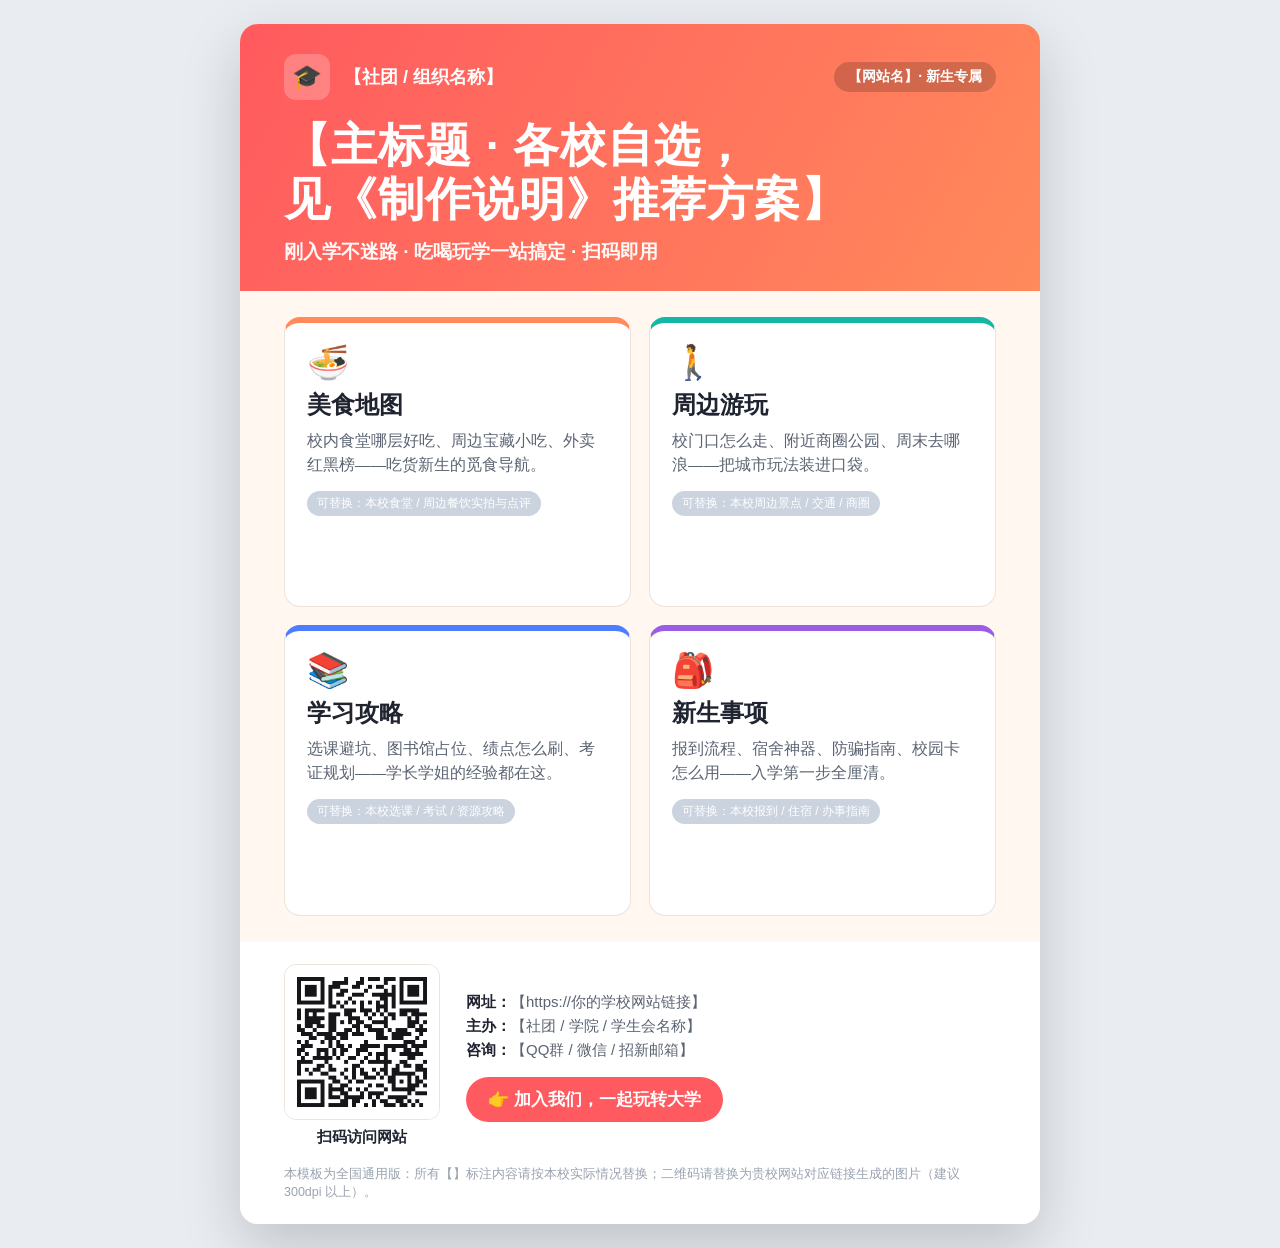
<file: kt-board/index.html>
<!DOCTYPE html>
<html lang="zh-CN">
<head>
<meta charset="UTF-8">
<meta name="viewport" content="width=device-width, initial-scale=1.0">
<title>校园指南网站 · 全国通用线下推广KT板模板</title>
<style>
  :root{
    --c-bg:#FFF7F0;
    --c-ink:#1F2430;
    --c-sub:#5B6472;
    --c-primary:#FF5A5F;
    --c-line:#ECE3DA;
    --c-food:#FF8A5B;
    --c-play:#13B7A6;
    --c-study:#4D7CFE;
    --c-need:#9B5DE5;
  }
  *{box-sizing:border-box;margin:0;padding:0;}
  body{font-family:-apple-system,BlinkMacSystemFont,"PingFang SC","Microsoft YaHei",sans-serif;background:#e9edf2;color:var(--c-ink);-webkit-font-smoothing:antialiased;}
  .poster{
    width:800px;height:1200px;margin:24px auto;background:var(--c-bg);
    border-radius:18px;overflow:hidden;box-shadow:0 22px 60px rgba(0,0,0,.18);
    display:flex;flex-direction:column;position:relative;
  }
  /* 顶部品牌色带 */
  .band{background:linear-gradient(120deg,var(--c-primary),#FF8A5B);padding:30px 44px 26px;color:#fff;position:relative;}
  .brand{display:flex;align-items:center;gap:14px;font-weight:700;font-size:18px;}
  .brand .logo{width:46px;height:46px;border-radius:12px;background:rgba(255,255,255,.22);display:flex;align-items:center;justify-content:center;font-size:24px;}
  .brand .site{margin-left:auto;background:rgba(0,0,0,.18);padding:6px 14px;border-radius:999px;font-size:14px;font-weight:600;}
  h1.title{font-size:46px;line-height:1.18;margin-top:18px;letter-spacing:1px;font-weight:900;}
  .subtitle{margin-top:12px;font-size:19px;opacity:.96;font-weight:600;}
  /* 编辑提示角标 */
  .hint{position:absolute;top:16px;right:16px;background:#FFE08A;color:#5a4b00;font-size:12px;padding:5px 10px;border-radius:8px;font-weight:800;transform:rotate(3deg);}
  /* 四大板块 2×2 */
  .sections{display:grid;grid-template-columns:1fr 1fr;gap:18px;padding:26px 44px;flex:1;}
  .sec{background:#fff;border-radius:16px;padding:22px 22px 18px;border:1px solid var(--c-line);display:flex;flex-direction:column;}
  .sec .ico{font-size:34px;line-height:1;}
  .sec h3{font-size:24px;margin:10px 0 8px;}
  .sec p{font-size:15.5px;line-height:1.55;color:var(--c-sub);}
  .sec .tag{display:inline-block;font-size:12px;color:#fff;background:#CBD3DF;padding:4px 10px;border-radius:999px;align-self:flex-start;margin-top:14px;}
  .sec.food{border-top:6px solid var(--c-food);}
  .sec.play{border-top:6px solid var(--c-play);}
  .sec.study{border-top:6px solid var(--c-study);}
  .sec.need{border-top:6px solid var(--c-need);}
  /* 底部：二维码 + 信息 */
  .foot{display:flex;gap:26px;align-items:center;padding:22px 44px 8px;background:#fff;}
  .qr-wrap{flex:none;text-align:center;}
  .qr{width:156px;height:156px;border-radius:12px;border:1px solid var(--c-line);background:#fff;overflow:hidden;display:flex;align-items:center;justify-content:center;}
  .qr img{width:100%;height:100%;object-fit:contain;}
  .qr-text{font-size:15px;font-weight:800;margin-top:8px;color:var(--c-ink);}
  .foot-info{flex:1;}
  .foot-info .line{font-size:15px;color:var(--c-sub);margin:5px 0;}
  .foot-info .line b{color:var(--c-ink);}
  .cta{display:inline-block;margin-top:12px;background:var(--c-primary);color:#fff;font-weight:800;font-size:17px;padding:11px 22px;border-radius:999px;}
  .note{font-size:12.5px;color:#9aa3b0;padding:10px 44px 22px;background:#fff;line-height:1.5;}
  /* 响应式：手机预览 */
  @media (max-width:840px){
    body{background:#fff;}
    .poster{width:100%;height:auto;margin:0;border-radius:0;box-shadow:none;}
    .band{padding:22px 20px;}
    h1.title{font-size:34px;}
    .subtitle{font-size:16px;}
    .sections{grid-template-columns:1fr;padding:18px 20px;}
    .foot{flex-direction:column;align-items:flex-start;padding:18px 20px 6px;}
    .qr{width:180px;height:180px;}
    .note{padding:10px 20px 20px;}
  }
  /* 打印：A2 竖版 */
  @page{ size:A2 portrait; margin:0; }
  @media print{
    body{background:#fff;}
    .poster{box-shadow:none;margin:0;width:100%;height:100%;}
    .hint{display:none;}
  }
</style>
</head>
<body>
  <div class="poster">
    <div class="hint">✎ 所有【】内容均可替换</div>

    <!-- ===== 顶部品牌 + 主标题 ===== -->
    <div class="band">
      <div class="brand">
        <div class="logo">🎓</div>
        <div>【社团 / 组织名称】</div>
        <div class="site">【网站名】· 新生专属</div>
      </div>
      <!-- 主标题：从《制作说明》推荐方案里挑一句填这里 -->
      <h1 class="title">【主标题 · 各校自选，<br>见《制作说明》推荐方案】</h1>
      <div class="subtitle">刚入学不迷路 · 吃喝玩学一站搞定 · 扫码即用</div>
    </div>

    <!-- ===== 四大板块（2×2 预留位置）===== -->
    <div class="sections">
      <div class="sec food">
        <div class="ico">🍜</div>
        <h3>美食地图</h3>
        <p>校内食堂哪层好吃、周边宝藏小吃、外卖红黑榜——吃货新生的觅食导航。</p>
        <span class="tag">可替换：本校食堂 / 周边餐饮实拍与点评</span>
      </div>
      <div class="sec play">
        <div class="ico">🚶</div>
        <h3>周边游玩</h3>
        <p>校门口怎么走、附近商圈公园、周末去哪浪——把城市玩法装进口袋。</p>
        <span class="tag">可替换：本校周边景点 / 交通 / 商圈</span>
      </div>
      <div class="sec study">
        <div class="ico">📚</div>
        <h3>学习攻略</h3>
        <p>选课避坑、图书馆占位、绩点怎么刷、考证规划——学长学姐的经验都在这。</p>
        <span class="tag">可替换：本校选课 / 考试 / 资源攻略</span>
      </div>
      <div class="sec need">
        <div class="ico">🎒</div>
        <h3>新生事项</h3>
        <p>报到流程、宿舍神器、防骗指南、校园卡怎么用——入学第一步全厘清。</p>
        <span class="tag">可替换：本校报到 / 住宿 / 办事指南</span>
      </div>
    </div>

    <!-- ===== 底部：二维码 + 信息 ===== -->
    <div class="foot">
      <div class="qr-wrap">
        <div class="qr"><img src="assets/qrcode-sample.png" alt="网站二维码"></div>
        <div class="qr-text">扫码访问网站</div>
      </div>
      <div class="foot-info">
        <div class="line"><b>网址：</b>【https://你的学校网站链接】</div>
        <div class="line"><b>主办：</b>【社团 / 学院 / 学生会名称】</div>
        <div class="line"><b>咨询：</b>【QQ群 / 微信 / 招新邮箱】</div>
        <span class="cta">👉 加入我们，一起玩转大学</span>
      </div>
    </div>
    <div class="note">本模板为全国通用版：所有【】标注内容请按本校实际情况替换；二维码请替换为贵校网站对应链接生成的图片（建议 300dpi 以上）。</div>
  </div>
</body>
</html>
</file>
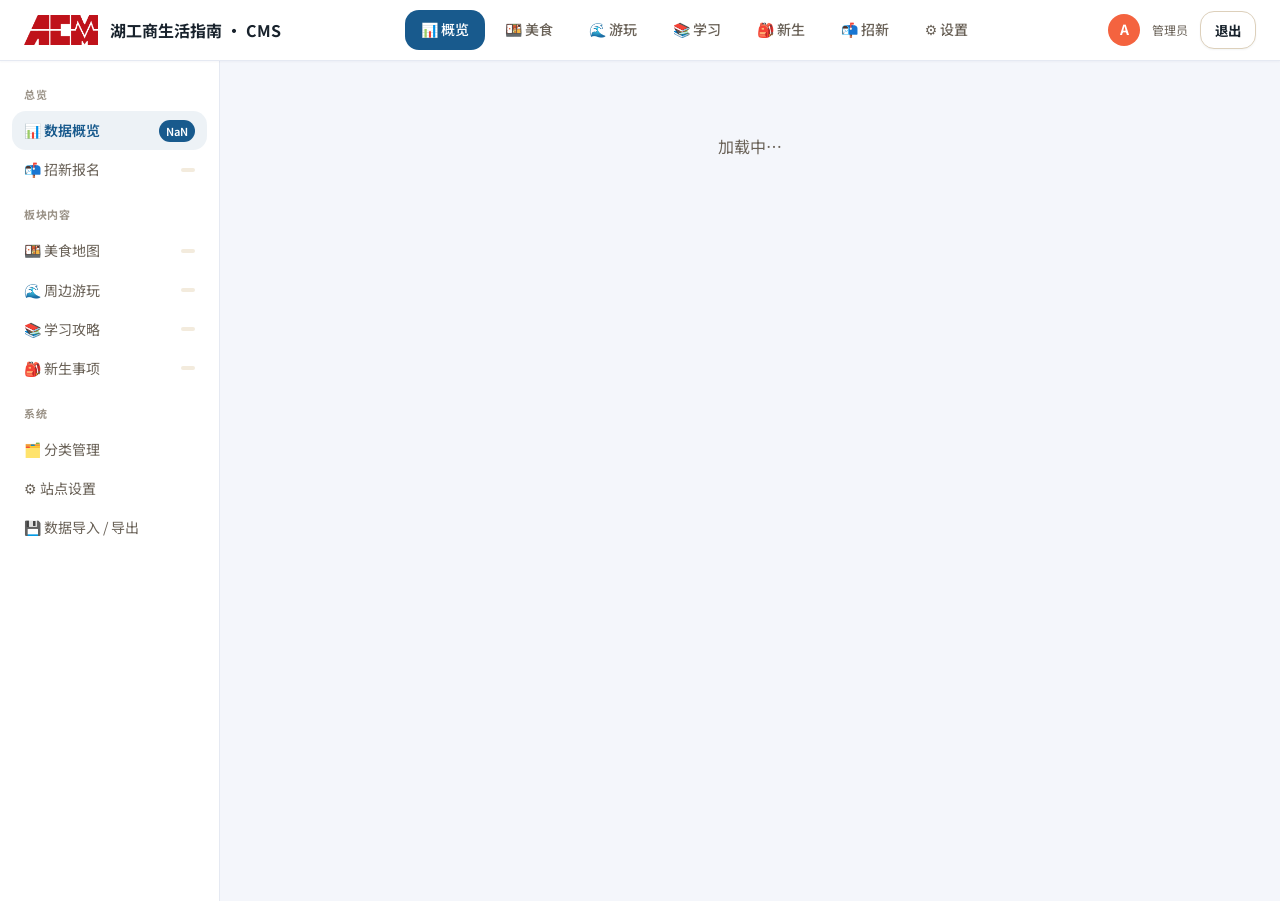
<file: admin.html>
﻿<!DOCTYPE html>
<html lang="zh-CN">
<head>
  <meta charset="UTF-8">
  <meta name="viewport" content="width=device-width, initial-scale=1.0">
  <title>CMS 后台 · 湖工商生活指南</title>
  <link rel="icon" href="assets/acm-logo.png">
  <link rel="stylesheet" href="css/main.css">
  <link rel="stylesheet" href="css/admin.css">

  <link rel="preconnect" href="https://fonts.googleapis.com">
  <link rel="preconnect" href="https://fonts.gstatic.com" crossorigin>
  <link rel="stylesheet" href="https://fonts.googleapis.com/css2?family=Noto+Sans+SC:wght@400;500;700;900&family=ZCOOL+KuaiLe&display=swap" media="print" onload="this.media='all'">
  <noscript><link rel="stylesheet" href="https://fonts.googleapis.com/css2?family=Noto+Sans+SC:wght@400;500;700;900&family=ZCOOL+KuaiLe&display=swap"></noscript>
</head>
<body class="admin-body">

<!-- Admin Top Bar -->
<nav class="admin-nav">
  <div class="admin-nav-inner">
    <a href="index.html" class="admin-brand">
      <img src="assets/acm-logo.png" alt="华硕校园合伙人">
      <span>湖工商生活指南 · CMS</span>
    </a>
    <ul class="admin-tabs" id="adminTabs"></ul>
    <div class="admin-user">
      <div class="avatar" id="userAvatar">A</div>
      <div>
        <div style="font-weight:600;" id="userName">admin</div>
        <div style="color:var(--c-text-muted); font-size:12px;" id="userRole">超级管理员</div>
      </div>
      <button class="btn btn-secondary btn-sm" onclick="logout()">退出</button>
    </div>
  </div>
</nav>

<div class="admin-wrap">
  <!-- Sidebar -->
  <aside class="admin-side">
    <div class="admin-side-title">总览</div>
    <ul class="admin-side-list">
      <li class="admin-side-item active" data-tab="dashboard">📊 数据概览 <span class="num" id="navTotal">0</span></li>
      <li class="admin-side-item" data-tab="recruitment">📬 招新报名 <span class="num" id="navRec">0</span></li>
    </ul>

    <div class="admin-side-title">板块内容</div>
    <ul class="admin-side-list">
      <li class="admin-side-item" data-tab="food">🍱 美食地图 <span class="num" id="navFood">0</span></li>
      <li class="admin-side-item" data-tab="travel">🌊 周边游玩 <span class="num" id="navTravel">0</span></li>
      <li class="admin-side-item" data-tab="study">📚 学习攻略 <span class="num" id="navStudy">0</span></li>
      <li class="admin-side-item" data-tab="freshman">🎒 新生事项 <span class="num" id="navFresh">0</span></li>
    </ul>

    <div class="admin-side-title">系统</div>
    <ul class="admin-side-list">
      <li class="admin-side-item" data-tab="categories">🗂️ 分类管理</li>
      <li class="admin-side-item" data-tab="settings">⚙️ 站点设置</li>
      <li class="admin-side-item" data-tab="data-tools">💾 数据导入 / 导出</li>
    </ul>
  </aside>

  <!-- Main Content -->
  <main class="admin-main" id="mainContent">
    <div class="empty-state">加载中…</div>
  </main>
</div>

<script src="js/data.js"></script>
<script src="js/shared.js"></script>
<script src="js/admin.js"></script>
</body>
</html>
</file>
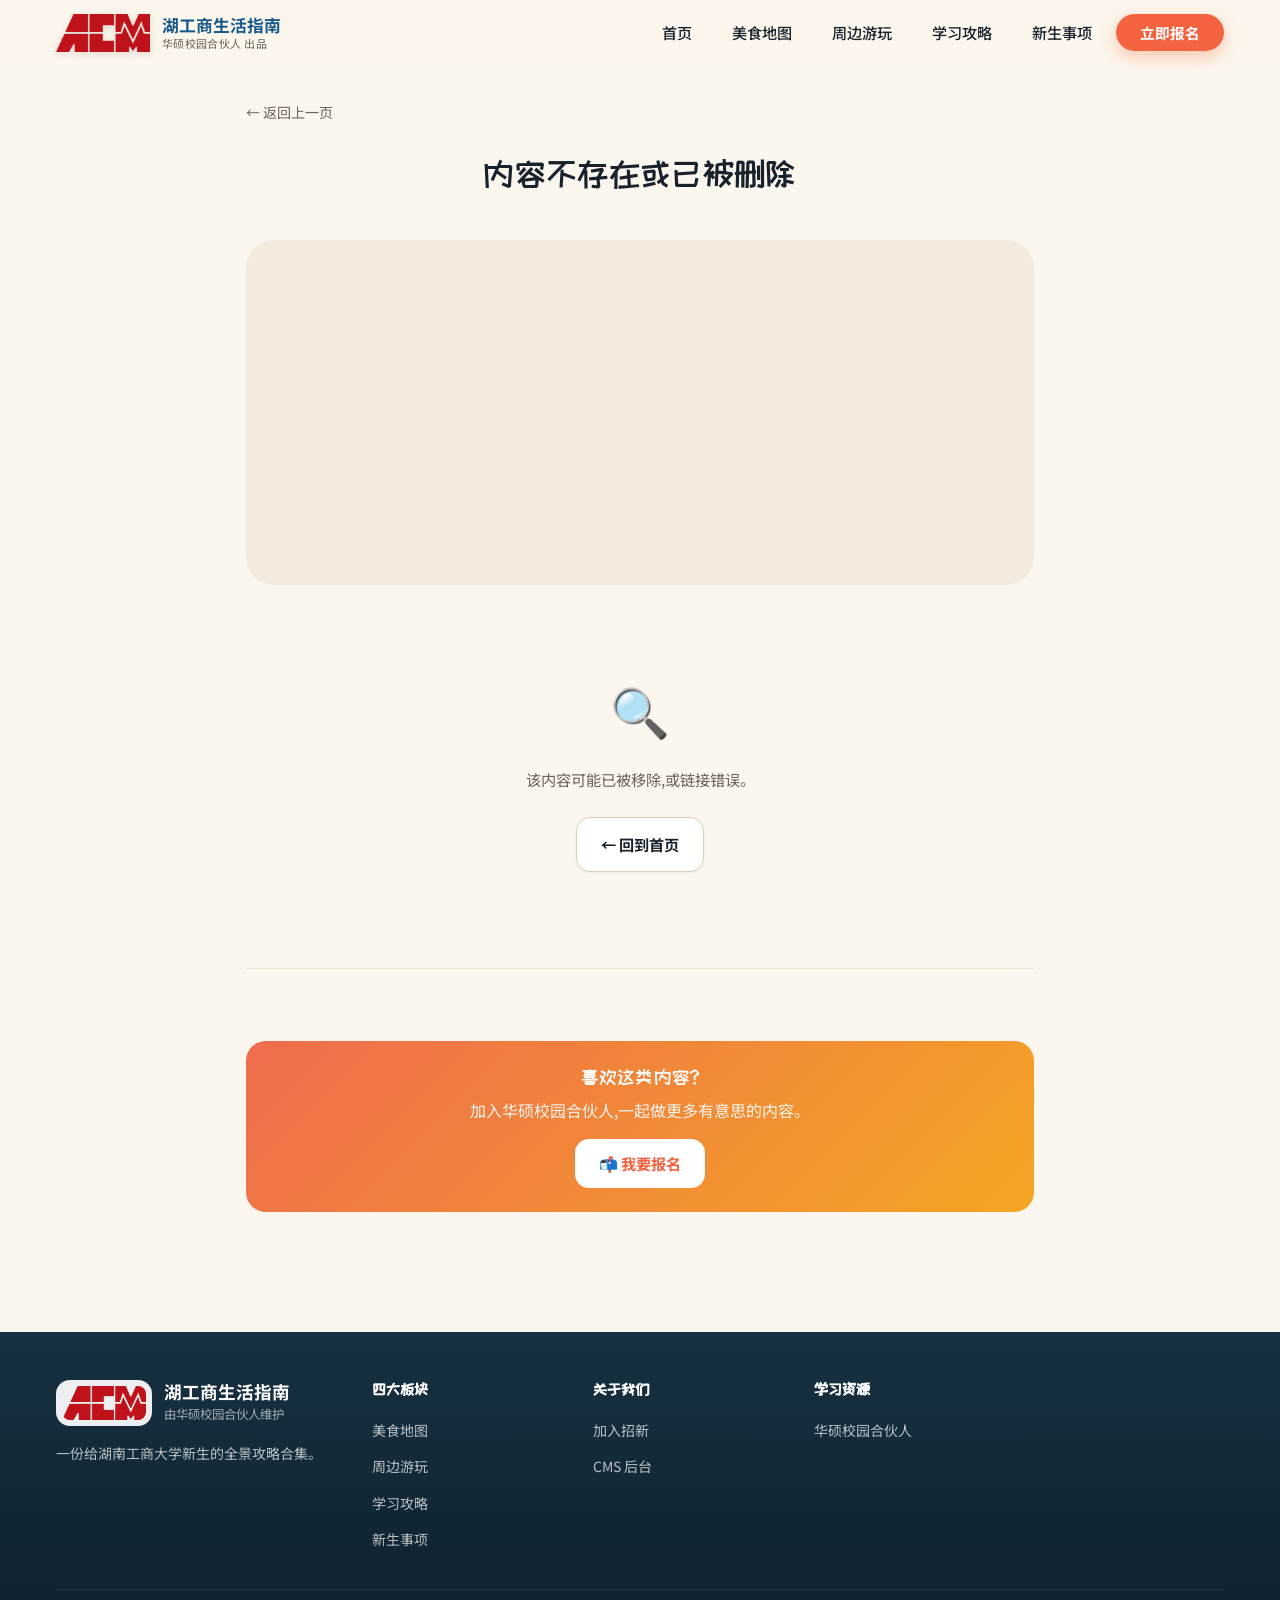
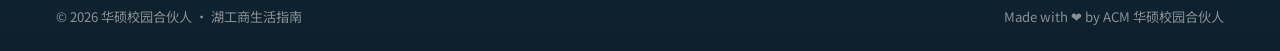
<file: article.html>
﻿<!DOCTYPE html>
<html lang="zh-CN">
<head>
  <meta charset="UTF-8">
  <meta name="viewport" content="width=device-width, initial-scale=1.0">
  <title>详情 · 湖工商生活指南</title>
  <link rel="icon" href="assets/acm-logo.png">
  <link rel="stylesheet" href="css/main.css">

  <link rel="preconnect" href="https://fonts.googleapis.com">
  <link rel="preconnect" href="https://fonts.gstatic.com" crossorigin>
  <link rel="stylesheet" href="https://fonts.googleapis.com/css2?family=Noto+Sans+SC:wght@400;500;700;900&family=ZCOOL+KuaiLe&display=swap" media="print" onload="this.media='all'">
  <noscript><link rel="stylesheet" href="https://fonts.googleapis.com/css2?family=Noto+Sans+SC:wght@400;500;700;900&family=ZCOOL+KuaiLe&display=swap"></noscript>
</head>
<body>

<nav class="nav">
  <div class="container nav-inner">
    <a href="index.html" class="nav-brand">
      <img src="assets/acm-logo.png" alt="华硕校园合伙人 Logo">
      <span class="nav-brand-text">湖工商生活指南<small>华硕校园合伙人 出品</small></span>
    </a>
    <button class="nav-toggle" aria-label="切换菜单"><span></span></button>
    <ul class="nav-links">
      <li><a class="nav-link" data-page="index.html" href="index.html">首页</a></li>
      <li><a class="nav-link" data-page="food.html" href="food.html">美食地图</a></li>
      <li><a class="nav-link" data-page="travel.html" href="travel.html">周边游玩</a></li>
      <li><a class="nav-link" data-page="study.html" href="study.html">学习攻略</a></li>
      <li><a class="nav-link" data-page="freshman.html" href="freshman.html">新生事项</a></li>
      <li><a class="nav-cta" href="#" onclick="HUTB.openRecruitModal();return false;">立即报名</a></li>
    </ul>
  </div>
</nav>

<article class="article-page" id="articlePage">
  <a class="article-back" href="javascript:history.back()">← 返回上一页</a>

  <header class="article-header">
    <div id="articleCategory" style="margin-bottom: var(--sp-3);"></div>
    <h1 class="article-title" id="articleTitle">加载中…</h1>
    <div class="article-meta" id="articleMeta"></div>
  </header>

  <div class="article-cover" id="articleCover"></div>

  <div class="article-body" id="articleBody"></div>

  <nav id="prevNextNav" style="display:grid; grid-template-columns: 1fr 1fr; gap: var(--sp-3); margin-top: var(--sp-7); padding-top: var(--sp-5); border-top: 1px solid var(--c-border);"></nav>

  <div class="card" style="background: linear-gradient(135deg, #ee6c4d 0%, #f5a623 100%); color:#fff; margin-top: var(--sp-7); padding: var(--sp-5); text-align:center; border:none;">
    <h3 style="color:#fff; margin-bottom: var(--sp-2);">喜欢这类内容?</h3>
    <p style="color: rgba(255,255,255,0.9); margin-bottom: var(--sp-4);">加入华硕校园合伙人,一起做更多有意思的内容。</p>
    <button class="btn" style="background:#fff; color: var(--c-accent);" onclick="HUTB.openRecruitModal();">📬 我要报名</button>
  </div>
</article>

<footer class="footer">
  <div class="container">
    <div class="footer-grid">
      <div>
        <div class="footer-brand">
          <img src="assets/acm-logo.png" alt="华硕校园合伙人">
          <div><div class="footer-brand-name">湖工商生活指南</div><div class="footer-brand-tag">由华硕校园合伙人维护</div></div>
        </div>
        <p>一份给湖南工商大学新生的全景攻略合集。</p>
      </div>
      <div>
        <h4 class="footer-title">四大板块</h4>
        <ul>
          <li><a href="food.html">美食地图</a></li>
          <li><a href="travel.html">周边游玩</a></li>
          <li><a href="study.html">学习攻略</a></li>
          <li><a href="freshman.html">新生事项</a></li>
        </ul>
      </div>
      <div>
        <h4 class="footer-title">关于我们</h4>
        <ul>
          <li><a href="#" onclick="HUTB.openRecruitModal();return false;">加入招新</a></li>
          <li><a href="admin.html">CMS 后台</a></li>
        </ul>
      </div>
      <div>
        <h4 class="footer-title">学习资源</h4>
        <ul>
          <li><a href="{{ORG_SITE}}" target="_blank" rel="noopener">华硕校园合伙人</a></li>
        </ul>
      </div>
    </div>
    <div class="footer-bottom">
      <div>© <span data-year>2026</span> 华硕校园合伙人 · 湖工商生活指南</div>
      <div>Made with ❤️ by ACM 华硕校园合伙人</div>
    </div>
  </div>
</footer>

<script src="js/data.js"></script>
<script src="js/shared.js"></script>
<script src="js/article.js"></script>
</body>
</html>
</file>
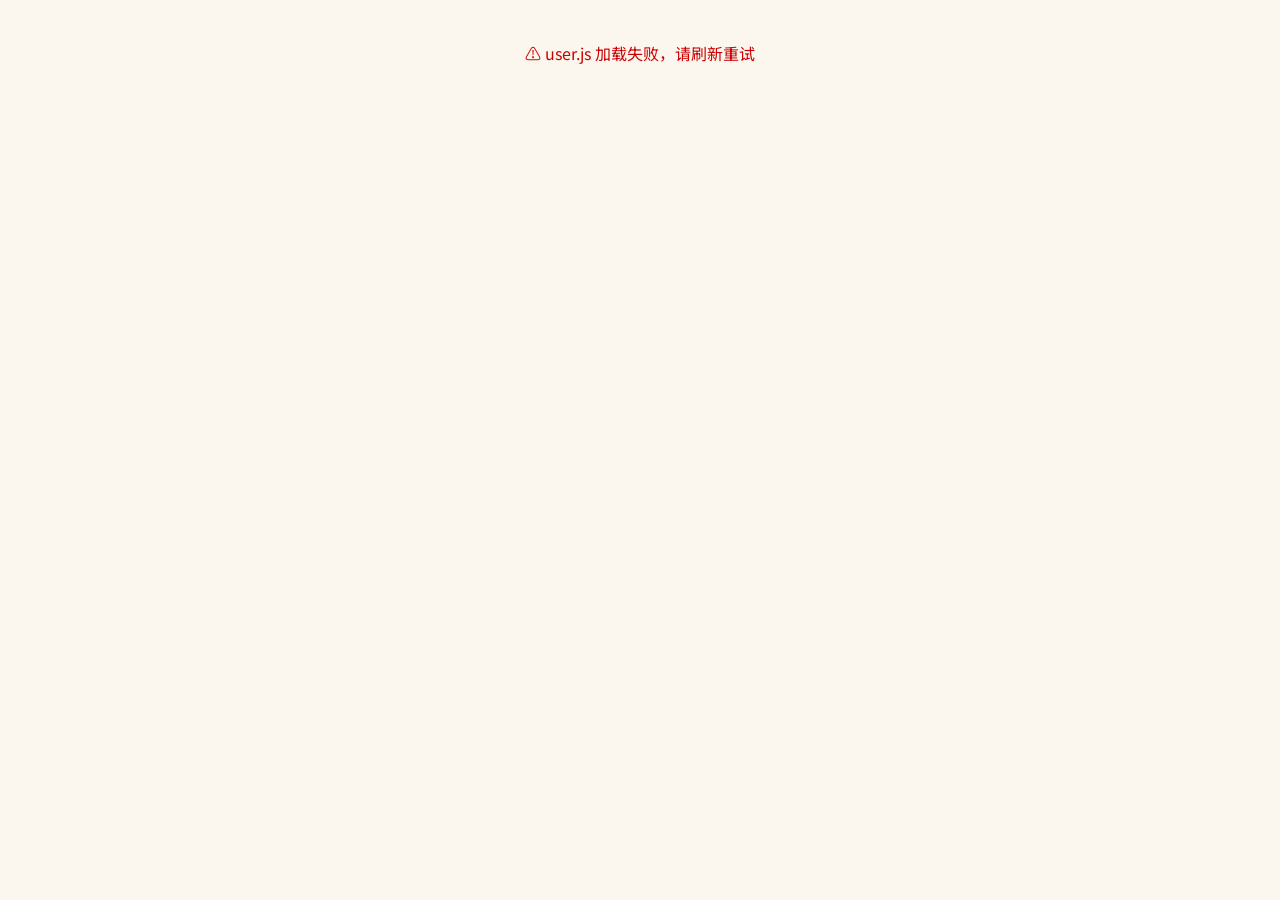
<file: auth.html>
<!DOCTYPE html>
<html lang="zh-CN">
<head>
  <meta charset="UTF-8">
  <meta name="viewport" content="width=device-width, initial-scale=1.0">
  <title>账号 · 湖工商生活指南</title>
  <link rel="icon" href="assets/acm-logo.png">
  <link rel="stylesheet" href="css/main.css">
  <link rel="stylesheet" href="css/community.css">
  <link rel="preconnect" href="https://fonts.googleapis.com">
  <link rel="preconnect" href="https://fonts.gstatic.com" crossorigin>
  <link rel="stylesheet" href="https://fonts.googleapis.com/css2?family=Noto+Sans+SC:wght@400;500;700;900&display=swap" media="print" onload="this.media='all'">
</head>
<body class="admin-body">

<div class="auth-page">
  <div class="auth-card">

    <!-- 顶部 Logo -->
    <img src="assets/acm-logo.png" alt="ACM" class="auth-logo" style="display:block;margin:0 auto 6px;width:52px;height:52px;border-radius:12px;">
    <h2 class="auth-title" style="text-align:center;">湖工商生活指南</h2>
    <p style="text-align:center;font-size:0.85rem;color:var(--c-text-muted);margin:0 0 28px;">账号登录 · 发帖互动</p>

    <!-- 双入口并列 -->
    <div class="auth-two-col">

      <!-- 登录区 -->
      <div class="auth-col">
        <h3 class="auth-col-title">登录账号</h3>
        <form id="loginForm" autocomplete="off">
          <div class="field">
            <label for="l-username">账号</label>
            <input type="text" id="l-username" name="username" placeholder="账号" required autofocus>
          </div>
          <div class="field">
            <label for="l-password">密码</label>
            <input type="password" id="l-password" name="password" placeholder="密码" required>
          </div>
          <div id="loginMsg" class="auth-msg"></div>
          <button type="submit" class="btn btn-accent" style="width:100%;padding:11px;">
            🔑 登录
          </button>
        </form>
      </div>

      <!-- 分隔线 -->
      <div class="auth-divider"><span>或</span></div>

      <!-- 注册区 -->
      <div class="auth-col">
        <h3 class="auth-col-title">注册新账号</h3>
        <form id="registerForm" autocomplete="off">
          <div class="field">
            <label for="r-username">账号</label>
            <input type="text" id="r-username" name="username" placeholder="2-20位，小写字母/数字/下划线" required>
            <span class="field-hint">登录时使用，请记住</span>
          </div>
          <div class="field">
            <label for="r-password">密码</label>
            <input type="password" id="r-password" name="password" placeholder="至少 6 位" required>
          </div>
          <div class="field">
            <label for="r-confirm">确认密码</label>
            <input type="password" id="r-confirm" name="confirm" placeholder="再输一次密码" required>
          </div>
          <div id="registerMsg" class="auth-msg"></div>
          <button type="submit" class="btn btn-accent" style="width:100%;padding:11px;">
            ✨ 注册
          </button>
        </form>
      </div>

    </div>

    <div style="text-align:center;margin-top:20px;font-size:0.825rem;">
      <a href="community.html" style="color:var(--c-text-muted);">← 先看看社区</a>
    </div>
  </div>
</div>

<script src="js/user.js"></script>
<script>
// 全局错误捕获
window.addEventListener('error', function(e) {
  console.error('[JS Error]', e.message, e.filename + ':' + e.lineno);
});

(function () {
  // 检查 User 对象是否存在
  if (typeof User === 'undefined') {
    document.body.innerHTML = '<div style="padding:40px;text-align:center;color:#c00;">⚠️ user.js 加载失败，请刷新重试</div>';
    return;
  }
  // 已登录直接去社区
  if (User && User.isLoggedIn()) {
    location.href = 'community.html';
  }

  /* 登录 */
  document.getElementById('loginForm').addEventListener('submit', async (e) => {
    e.preventDefault();
    const u = document.getElementById('l-username').value.trim();
    const p = document.getElementById('l-password').value;
    const btn = e.target.querySelector('button[type=submit]');
    const msg = document.getElementById('loginMsg');
    btn.disabled = true;
    btn.textContent = '⏳ 登录中...';
    msg.textContent = '';

    let r;
    try {
      r = await User.login(u, p);
    } catch (err) {
      btn.disabled = false;
      btn.textContent = '🔑 登录';
      msg.textContent = '❌ 登录失败：' + err.message;
      msg.className = 'auth-msg auth-msg-err';
      console.error('[Login Error]', err);
      return;
    }
    btn.disabled = false;
    btn.textContent = '🔑 登录';

    if (r.ok) {
      msg.textContent = '✅ 登录成功，跳转中...';
      msg.className = 'auth-msg auth-msg-ok';
      setTimeout(() => location.href = 'community.html', 500);
    } else {
      msg.textContent = '❌ ' + r.message;
      msg.className = 'auth-msg auth-msg-err';
    }
  });

  /* 注册 */
  document.getElementById('registerForm').addEventListener('submit', async (e) => {
    e.preventDefault();
    const u = document.getElementById('r-username').value.trim();
    const p = document.getElementById('r-password').value;
    const c = document.getElementById('r-confirm').value;
    const btn = e.target.querySelector('button[type=submit]');
    const msg = document.getElementById('registerMsg');

    if (p !== c) {
      msg.textContent = '❌ 两次密码不一致';
      msg.className = 'auth-msg auth-msg-err';
      return;
    }

    btn.disabled = true;
    btn.textContent = '⏳ 注册中...';
    msg.textContent = '';

    const r = await User.register(u, p);
    btn.disabled = false;
    btn.textContent = '✨ 注册';

    if (r.ok) {
      // 注册成功 → 自动填入账号并切换到登录表单
      document.getElementById('l-username').value = u;
      document.getElementById('l-password').value = '';
      document.getElementById('r-password').value = '';
      document.getElementById('r-confirm').value = '';
      msg.textContent = '✅ 注册成功！请填写密码登录';
      msg.className = 'auth-msg auth-msg-ok';
      // 滚动到左边登录区
      document.getElementById('loginForm').scrollIntoView({ behavior: 'smooth', block: 'center' });
      document.getElementById('l-password').focus();
    } else {
      msg.textContent = '❌ ' + r.message;
      msg.className = 'auth-msg auth-msg-err';
    }
  });
})();
</script>
</body>
</html>
</file>
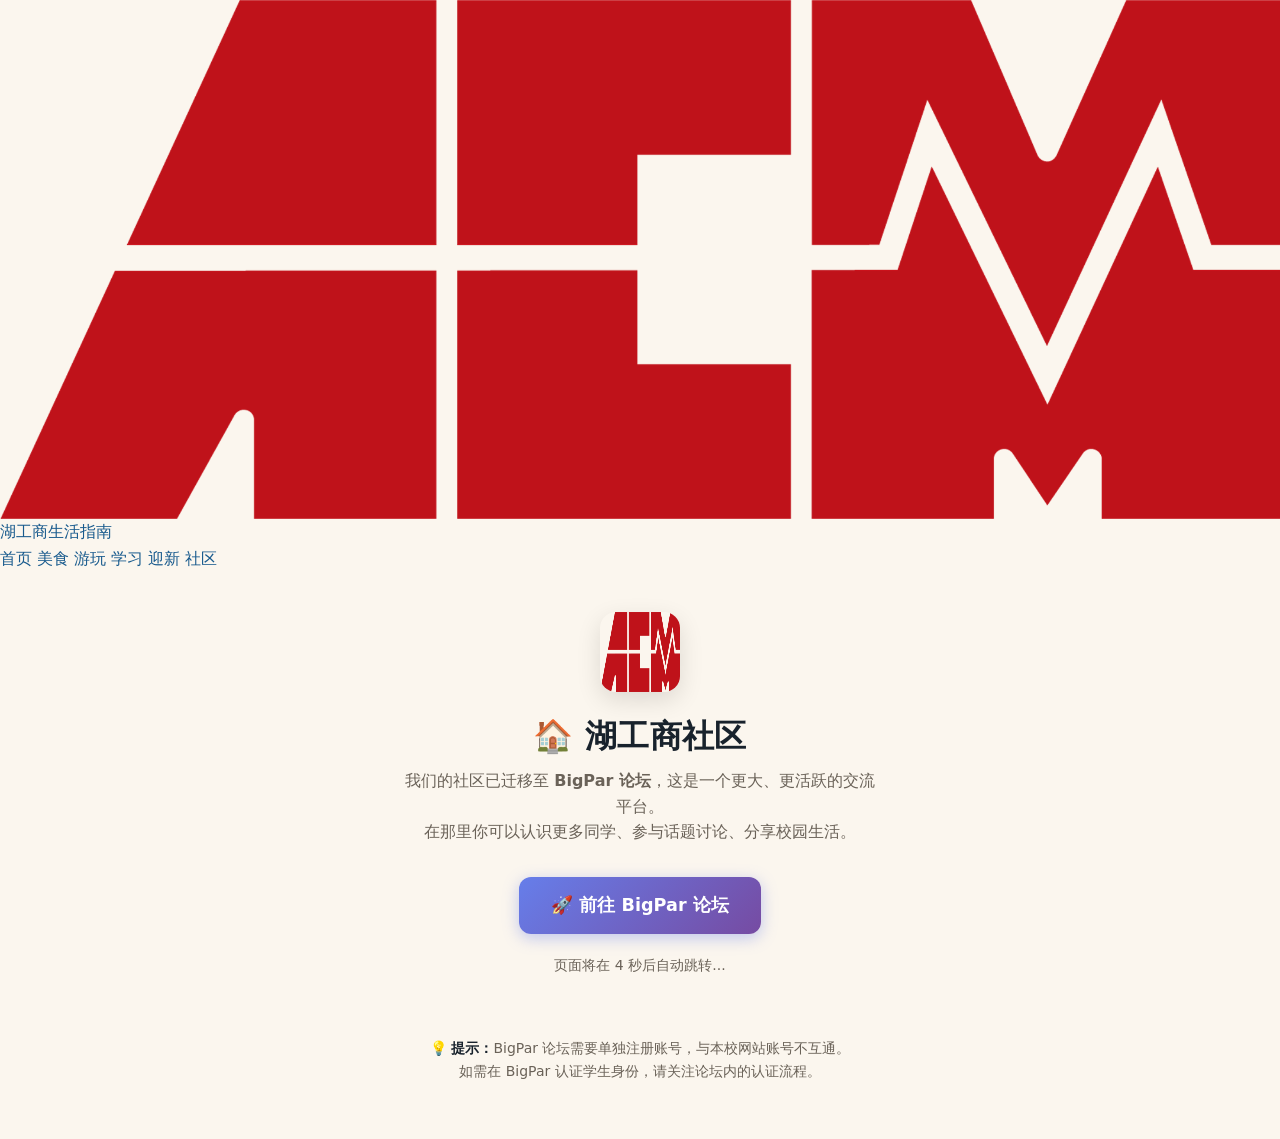
<file: community.html>
<!DOCTYPE html>
<html lang="zh-CN">
<head>
  <meta charset="UTF-8">
  <meta name="viewport" content="width=device-width, initial-scale=1.0">
  <title>社区 · 湖工商生活指南</title>
  <link rel="icon" href="assets/acm-logo.png">
  <link rel="stylesheet" href="css/main.css">
  <style>
    .redirect-container {
      min-height: 60vh;
      display: flex;
      flex-direction: column;
      align-items: center;
      justify-content: center;
      padding: 40px 20px;
      text-align: center;
    }
    .redirect-logo {
      width: 80px;
      height: 80px;
      border-radius: 16px;
      margin-bottom: 24px;
      box-shadow: 0 8px 24px rgba(0,0,0,0.12);
    }
    .redirect-title {
      font-size: 2rem;
      font-weight: 700;
      margin: 0 0 12px;
      color: var(--c-text);
    }
    .redirect-desc {
      font-size: 1rem;
      color: var(--c-text-muted);
      margin: 0 0 32px;
      max-width: 480px;
      line-height: 1.6;
    }
    .redirect-btn {
      display: inline-flex;
      align-items: center;
      gap: 8px;
      padding: 14px 32px;
      background: linear-gradient(135deg, #667eea 0%, #764ba2 100%);
      color: #fff;
      font-size: 1.1rem;
      font-weight: 600;
      border: none;
      border-radius: 12px;
      cursor: pointer;
      text-decoration: none;
      box-shadow: 0 4px 16px rgba(102, 126, 234, 0.4);
      transition: transform 0.2s, box-shadow 0.2s;
    }
    .redirect-btn:hover {
      transform: translateY(-2px);
      box-shadow: 0 6px 20px rgba(102, 126, 234, 0.5);
    }
    .redirect-note {
      margin-top: 32px;
      padding: 16px 20px;
      background: var(--c-bg-soft);
      border-radius: 12px;
      font-size: 0.875rem;
      color: var(--c-text-muted);
      max-width: 480px;
    }
    .redirect-note strong {
      color: var(--c-text);
    }
    .redirect-timer {
      margin-top: 20px;
      font-size: 0.875rem;
      color: var(--c-text-muted);
    }
  </style>
</head>
<body>

<!-- 顶栏 -->
<header class="topbar">
  <div class="topbar-inner">
    <a href="index.html" class="topbar-logo">
      <img src="assets/acm-logo.png" alt="ACM"> 湖工商生活指南
    </a>
    <nav class="topbar-nav">
      <a href="index.html">首页</a>
      <a href="food.html">美食</a>
      <a href="travel.html">游玩</a>
      <a href="study.html">学习</a>
      <a href="freshman.html">迎新</a>
      <a href="community.html" class="active">社区</a>
    </nav>
    <div class="topbar-user"></div>
  </div>
</header>

<!-- 重定向提示区 -->
<main class="redirect-container">
  <img src="assets/acm-logo.png" alt="ACM" class="redirect-logo">
  <h1 class="redirect-title">🏠 湖工商社区</h1>
  <p class="redirect-desc">
    我们的社区已迁移至 <strong>BigPar 论坛</strong>，这是一个更大、更活跃的交流平台。<br>
    在那里你可以认识更多同学、参与话题讨论、分享校园生活。
  </p>
  <a href="https://www.bigpar.com/forum.php" class="redirect-btn" target="_blank">
    🚀 前往 BigPar 论坛
  </a>
  <p class="redirect-timer">
    页面将在 <span id="countdown">5</span> 秒后自动跳转...
  </p>
  <div class="redirect-note">
    <strong>💡 提示：</strong>BigPar 论坛需要单独注册账号，与本校网站账号不互通。<br>
    如需在 BigPar 认证学生身份，请关注论坛内的认证流程。
  </div>
</main>

<script>
(function() {
  let seconds = 5;
  const countdownEl = document.getElementById('countdown');

  const timer = setInterval(() => {
    seconds--;
    countdownEl.textContent = seconds;
    if (seconds <= 0) {
      clearInterval(timer);
      window.location.href = 'https://www.bigpar.com/forum.php';
    }
  }, 1000);
})();
</script>

</body>
</html>
</file>
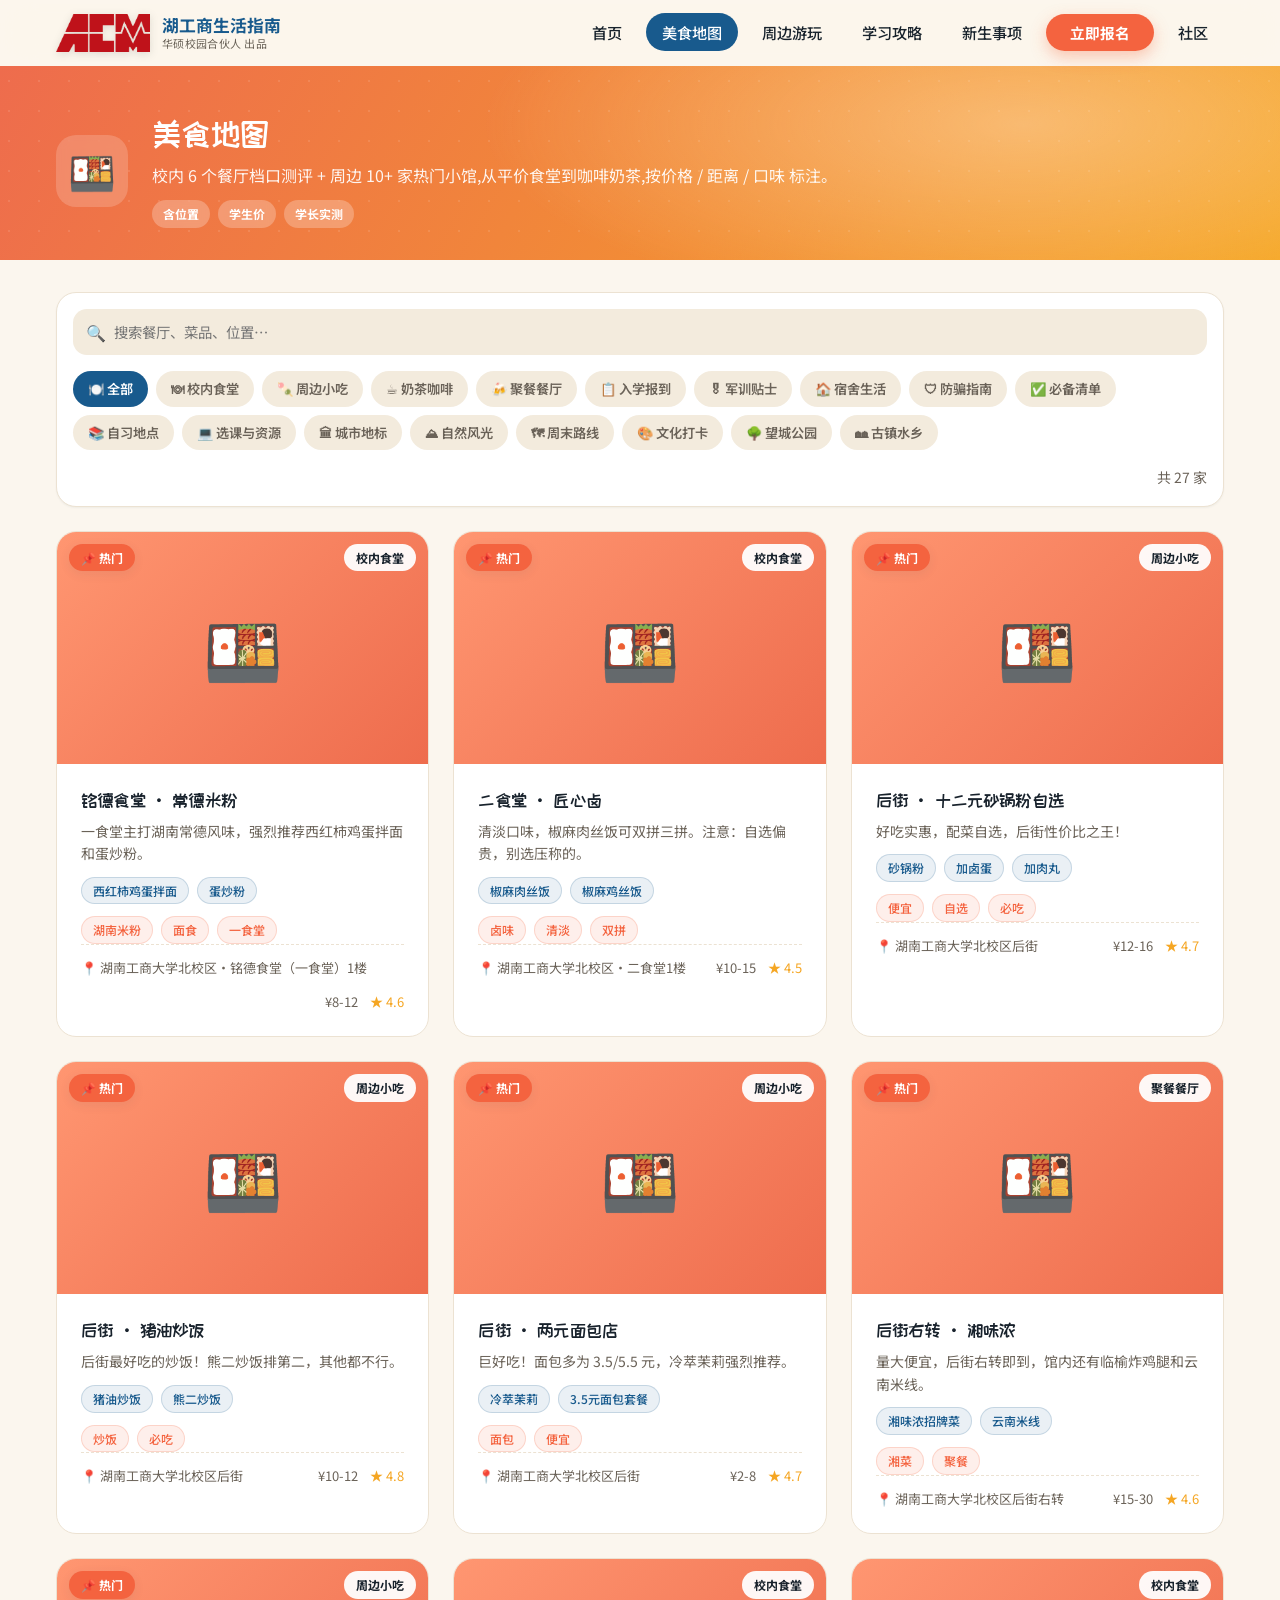
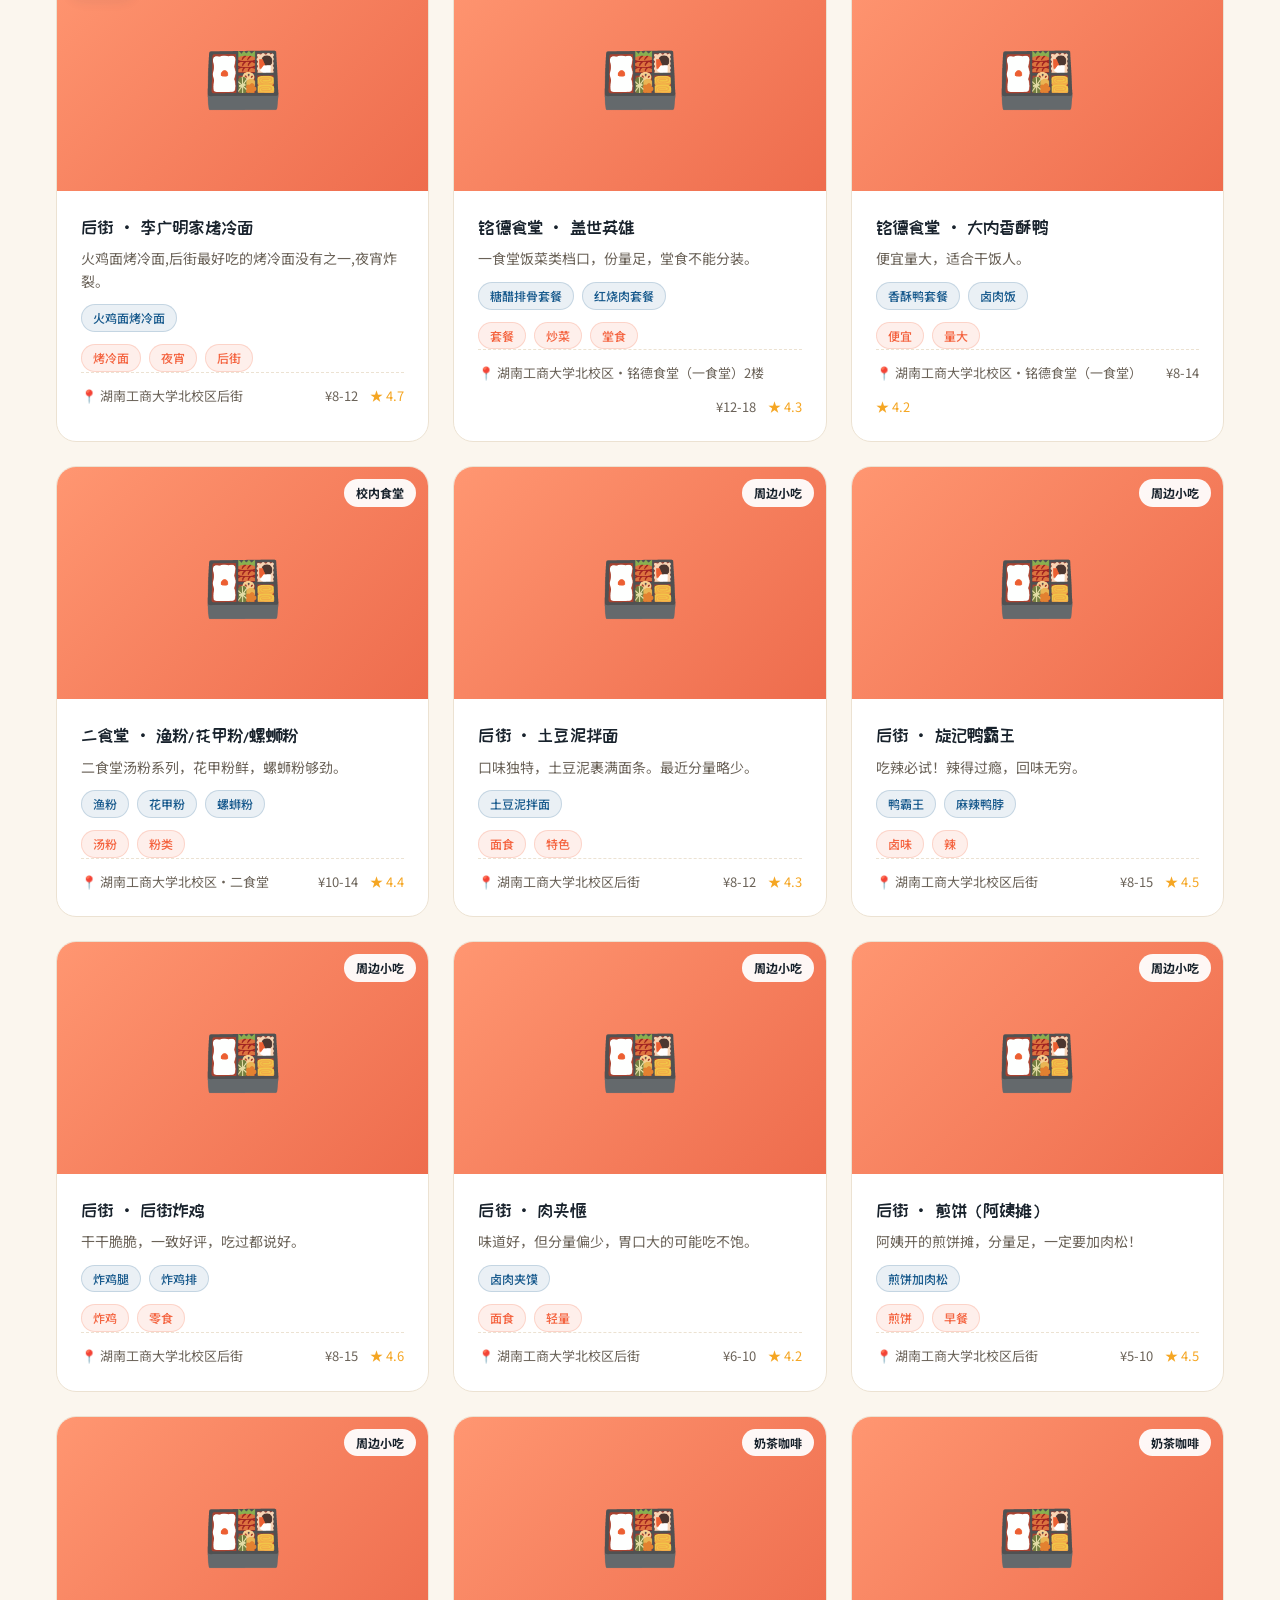
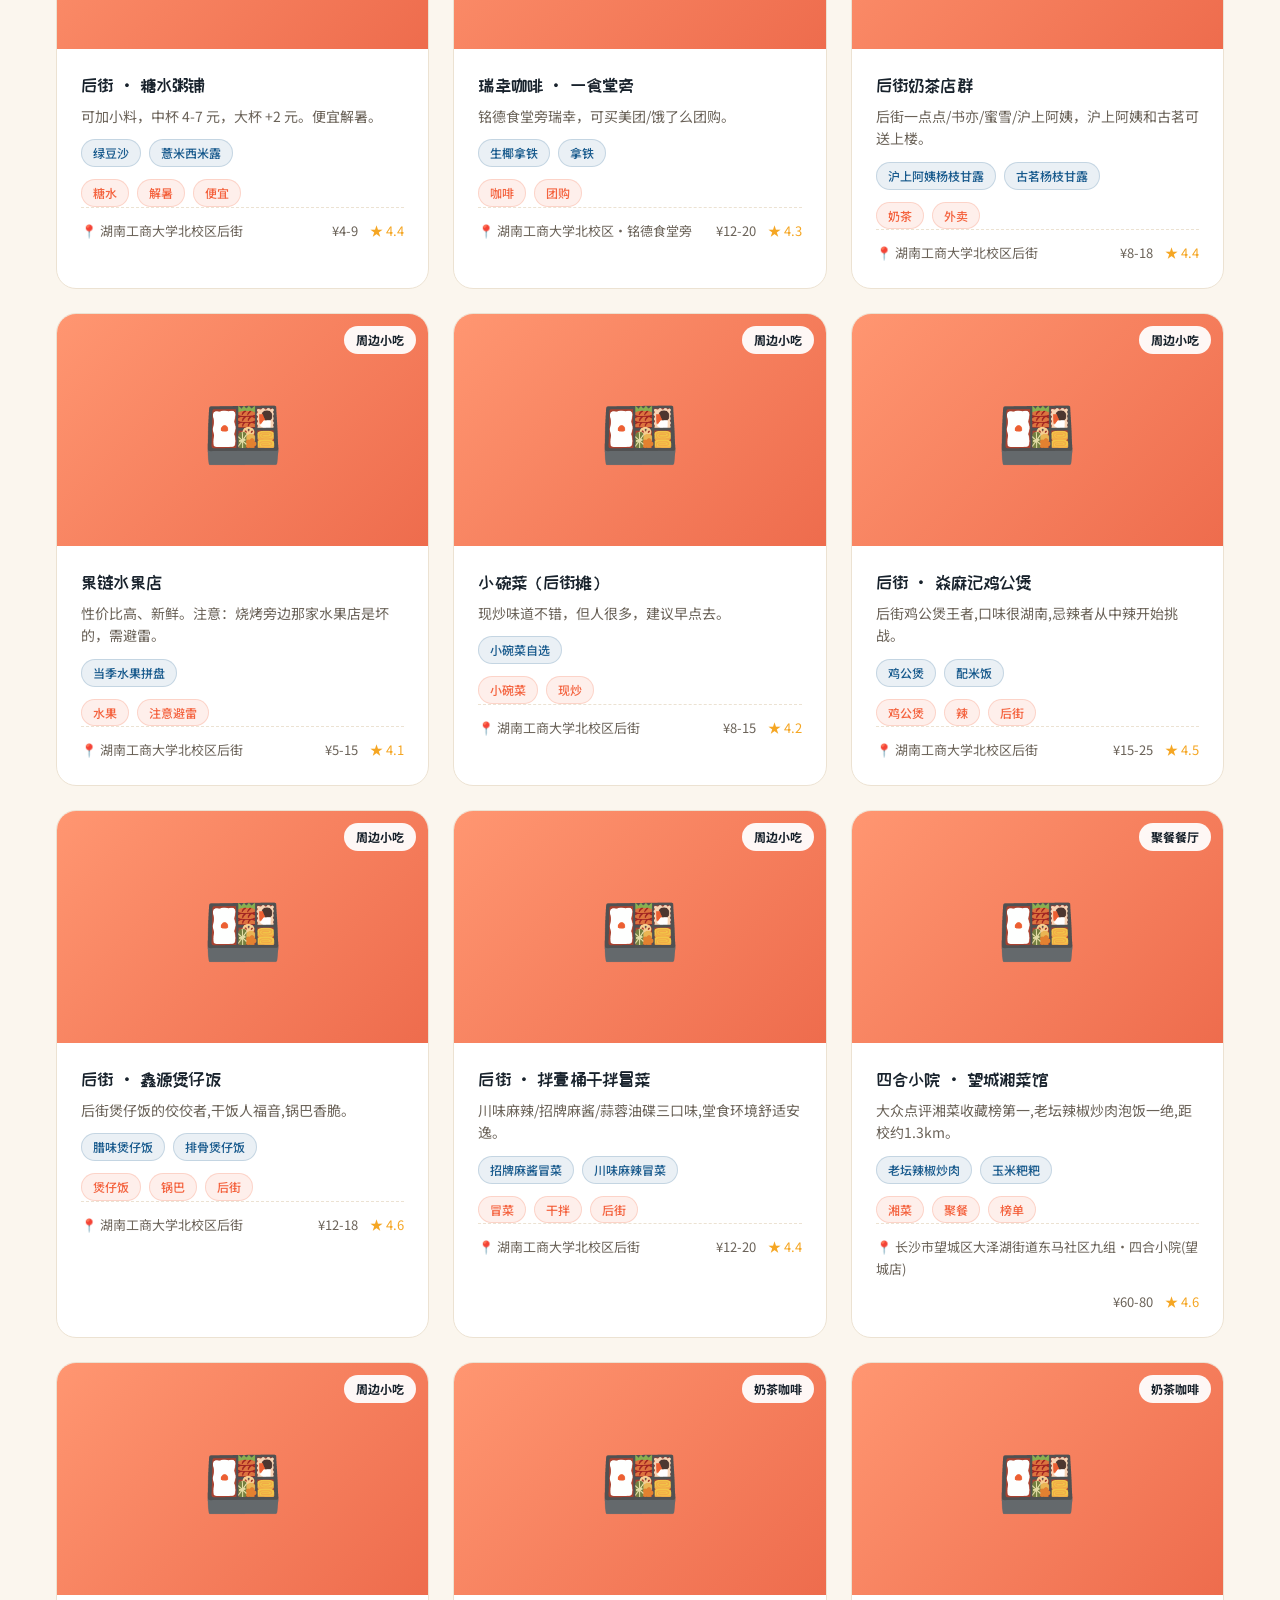
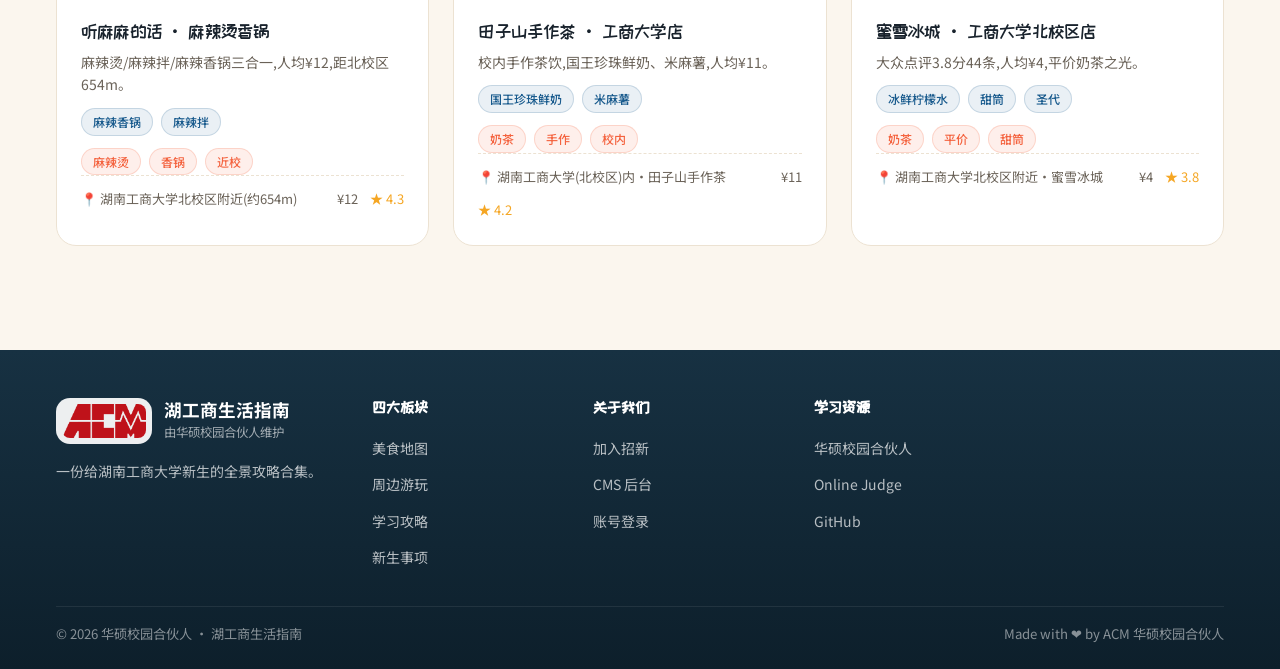
<file: food.html>
<!DOCTYPE html>
<html lang="zh-CN">
<head>
  <meta charset="UTF-8">
  <meta name="viewport" content="width=device-width, initial-scale=1.0">
  <title>美食地图 · 湖工商生活指南</title>
  <link rel="icon" href="assets/acm-logo.png">
  <link rel="stylesheet" href="css/main.css">

  <link rel="preconnect" href="https://fonts.googleapis.com">
  <link rel="preconnect" href="https://fonts.gstatic.com" crossorigin>
  <link rel="stylesheet" href="https://fonts.googleapis.com/css2?family=Noto+Sans+SC:wght@400;500;700;900&family=ZCOOL+KuaiLe&display=swap" media="print" onload="this.media='all'">
  <noscript><link rel="stylesheet" href="https://fonts.googleapis.com/css2?family=Noto+Sans+SC:wght@400;500;700;900&family=ZCOOL+KuaiLe&display=swap"></noscript>
</head>
<body>

<nav class="nav">
  <div class="container nav-inner">
    <a href="index.html" class="nav-brand">
      <img src="assets/acm-logo.png" alt="华硕校园合伙人 Logo">
      <span class="nav-brand-text">湖工商生活指南<small>华硕校园合伙人 出品</small></span>
    </a>
    <button class="nav-toggle" aria-label="切换菜单"><span></span></button>
    <ul class="nav-links">
      <li><a class="nav-link" data-page="index.html" href="index.html">首页</a></li>
      <li><a class="nav-link" data-page="food.html" href="food.html">美食地图</a></li>
      <li><a class="nav-link" data-page="travel.html" href="travel.html">周边游玩</a></li>
      <li><a class="nav-link" data-page="study.html" href="study.html">学习攻略</a></li>
      <li><a class="nav-link" data-page="freshman.html" href="freshman.html">新生事项</a></li>
      <li><a class="nav-cta" href="#" onclick="HUTB.openRecruitModal();return false;">立即报名</a></li>
      <li><a class="nav-link" href="community.html">社区</a></li>
    </ul>
  </div>
</nav>

<section class="page-banner reveal" style="--banner-c: #ee6c4d; --banner-c2: #f5a623;">
  <div class="container page-banner-inner">
    <div class="page-banner-icon">🍱</div>
    <div>
      <h1>美食地图</h1>
      <p>校内 6 个餐厅档口测评 + 周边 10+ 家热门小馆,从平价食堂到咖啡奶茶,按价格 / 距离 / 口味 标注。</p>
      <div style="margin-top: var(--sp-3); display:flex; gap: var(--sp-2); flex-wrap: wrap;">
        <span class="badge" style="background: rgba(255,255,255,0.25); backdrop-filter: blur(4px);">含位置</span>
        <span class="badge" style="background: rgba(255,255,255,0.25); backdrop-filter: blur(4px);">学生价</span>
        <span class="badge" style="background: rgba(255,255,255,0.25); backdrop-filter: blur(4px);">学长实测</span>
      </div>
    </div>
  </div>
</section>

<main class="container reveal" style="padding: var(--sp-6) var(--sp-4);">
  <div class="toolbar">
    <div class="search-box">
      <span>🔍</span>
      <input type="search" id="searchInput" placeholder="搜索餐厅、菜品、位置…">
    </div>
    <div class="filter-tabs" id="filterTabs"></div>
    <div style="margin-left:auto; color:var(--c-text-muted); font-size:0.875rem;">
      共 <span id="totalCount">0</span> 家
    </div>
  </div>

  <div class="card-grid" id="cardGrid"></div>
</main>

<footer class="footer reveal">
  <div class="container">
    <div class="footer-grid">
      <div>
        <div class="footer-brand">
          <img src="assets/acm-logo.png" alt="华硕校园合伙人">
          <div><div class="footer-brand-name">湖工商生活指南</div><div class="footer-brand-tag">由华硕校园合伙人维护</div></div>
        </div>
        <p>一份给湖南工商大学新生的全景攻略合集。</p>
      </div>
      <div>
        <h4 class="footer-title">四大板块</h4>
        <ul>
          <li><a href="food.html">美食地图</a></li>
          <li><a href="travel.html">周边游玩</a></li>
          <li><a href="study.html">学习攻略</a></li>
          <li><a href="freshman.html">新生事项</a></li>
        </ul>
      </div>
      <div>
        <h4 class="footer-title">关于我们</h4>
        <ul>
          <li><a href="#" onclick="HUTB.openRecruitModal();return false;">加入招新</a></li>
          <li><a href="admin.html">CMS 后台</a></li>
          <li><a href="auth.html">账号登录</a></li>
        </ul>
      </div>
      <div>
        <h4 class="footer-title">学习资源</h4>
        <ul>
          <li><a href="{{ORG_SITE}}" target="_blank" rel="noopener">华硕校园合伙人</a></li>
          <li><a href="https://onlinejudge.org" target="_blank" rel="noopener">Online Judge</a></li>
          <li><a href="https://github.com" target="_blank" rel="noopener">GitHub</a></li>
        </ul>
      </div>
    </div>
    <div class="footer-bottom">
      <div>© <span data-year>2026</span> 华硕校园合伙人 · 湖工商生活指南</div>
      <div>Made with ❤️ by ACM 华硕校园合伙人</div>
    </div>
  </div>
</footer>

<script src="js/data.js"></script>
<script src="js/shared.js"></script>
<script src="js/food.js"></script>
</body>
</html>
</file>
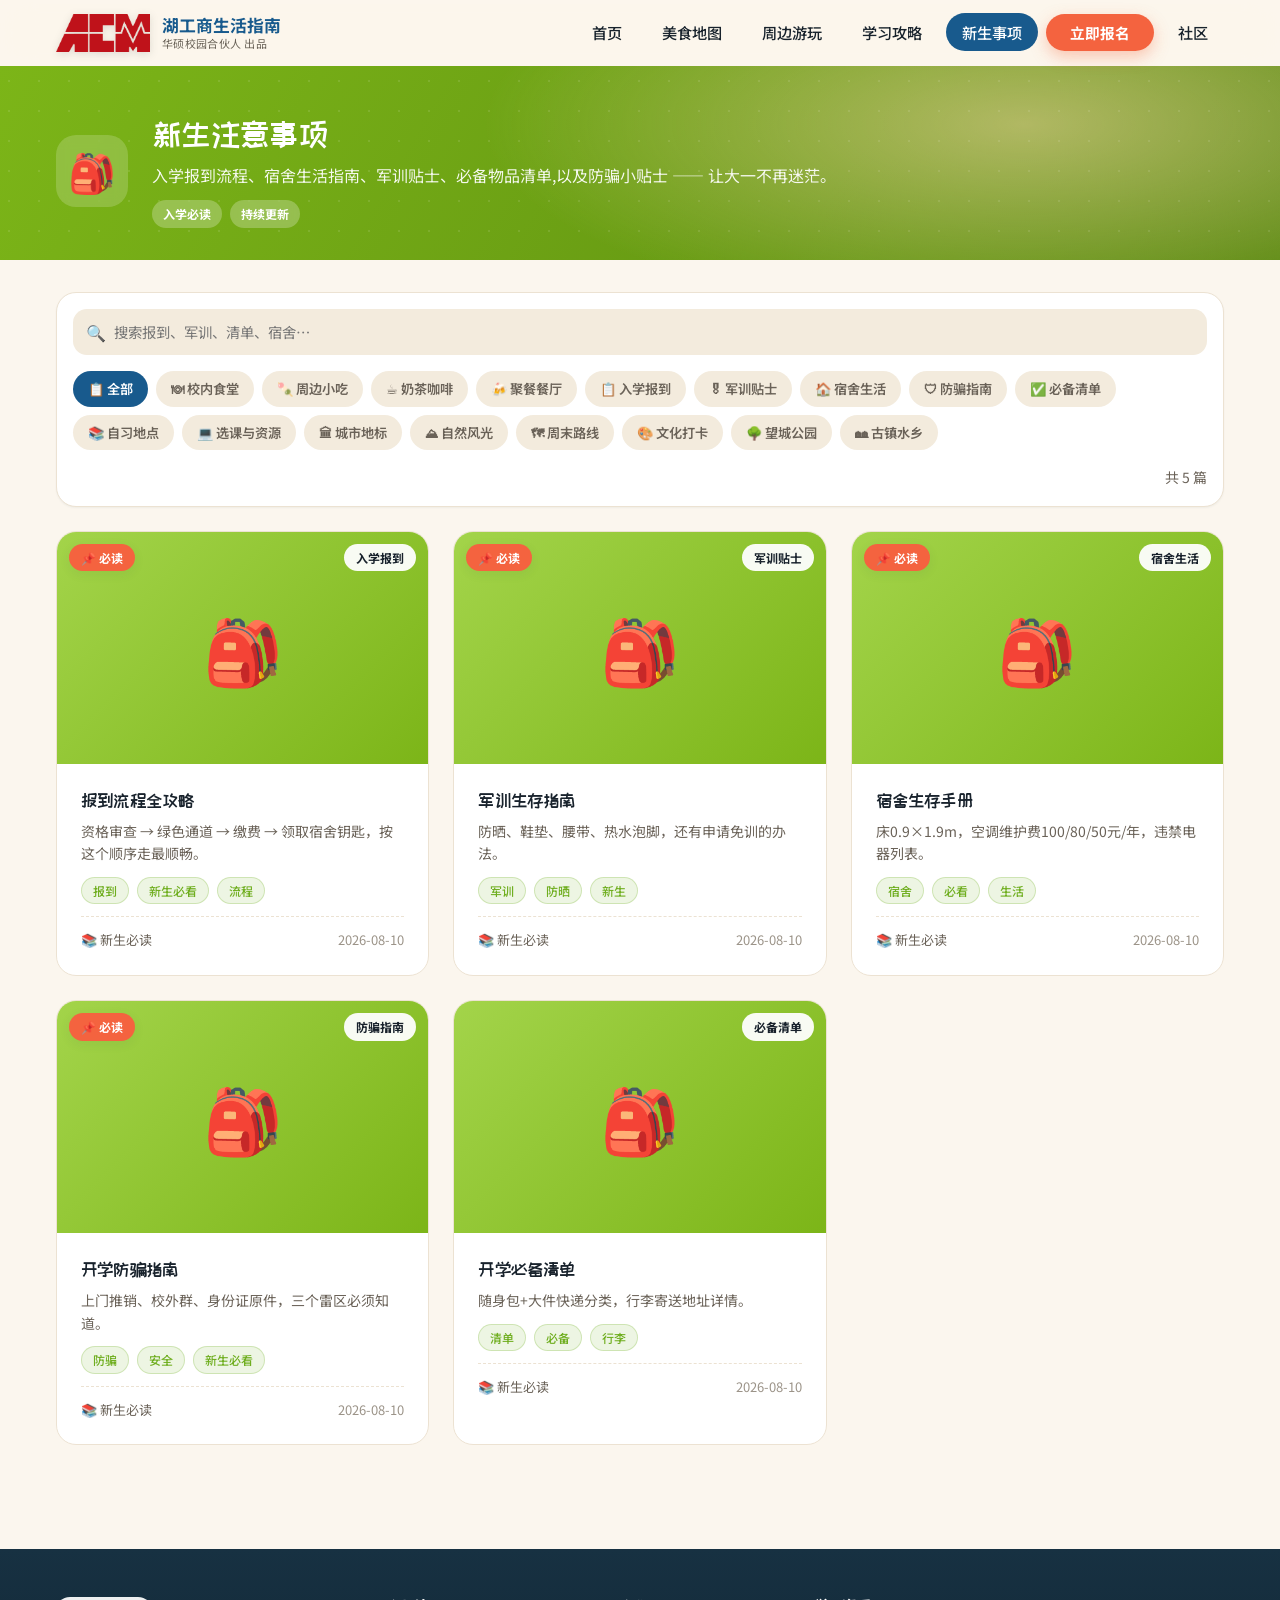
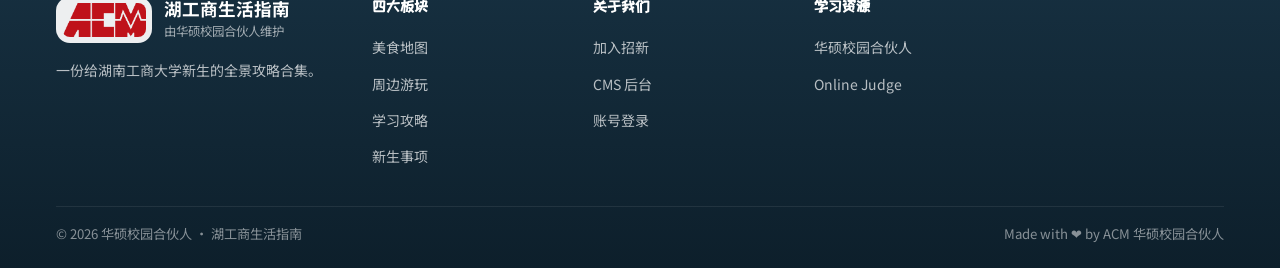
<file: freshman.html>
<!DOCTYPE html>
<html lang="zh-CN">
<head>
  <meta charset="UTF-8">
  <meta name="viewport" content="width=device-width, initial-scale=1.0">
  <title>新生事项 · 湖工商生活指南</title>
  <link rel="icon" href="assets/acm-logo.png">
  <link rel="stylesheet" href="css/main.css">

  <link rel="preconnect" href="https://fonts.googleapis.com">
  <link rel="preconnect" href="https://fonts.gstatic.com" crossorigin>
  <link rel="stylesheet" href="https://fonts.googleapis.com/css2?family=Noto+Sans+SC:wght@400;500;700;900&family=ZCOOL+KuaiLe&display=swap" media="print" onload="this.media='all'">
  <noscript><link rel="stylesheet" href="https://fonts.googleapis.com/css2?family=Noto+Sans+SC:wght@400;500;700;900&family=ZCOOL+KuaiLe&display=swap"></noscript>
</head>
<body>

<nav class="nav">
  <div class="container nav-inner">
    <a href="index.html" class="nav-brand">
      <img src="assets/acm-logo.png" alt="华硕校园合伙人 Logo">
      <span class="nav-brand-text">湖工商生活指南<small>华硕校园合伙人 出品</small></span>
    </a>
    <button class="nav-toggle" aria-label="切换菜单"><span></span></button>
    <ul class="nav-links">
      <li><a class="nav-link" data-page="index.html" href="index.html">首页</a></li>
      <li><a class="nav-link" data-page="food.html" href="food.html">美食地图</a></li>
      <li><a class="nav-link" data-page="travel.html" href="travel.html">周边游玩</a></li>
      <li><a class="nav-link" data-page="study.html" href="study.html">学习攻略</a></li>
      <li><a class="nav-link" data-page="freshman.html" href="freshman.html">新生事项</a></li>
      <li><a class="nav-cta" href="#" onclick="HUTB.openRecruitModal();return false;">立即报名</a></li>
      <li><a class="nav-link" href="community.html">社区</a></li>
    </ul>
  </div>
</nav>

<section class="page-banner reveal" style="--banner-c: #7cb518; --banner-c2: #5a8a10;">
  <div class="container page-banner-inner">
    <div class="page-banner-icon">🎒</div>
    <div>
      <h1>新生注意事项</h1>
      <p>入学报到流程、宿舍生活指南、军训贴士、必备物品清单,以及防骗小贴士 —— 让大一不再迷茫。</p>
      <div style="margin-top: var(--sp-3); display:flex; gap: var(--sp-2); flex-wrap: wrap;">
        <span class="badge" style="background: rgba(255,255,255,0.25); backdrop-filter: blur(4px);">入学必读</span>
        <span class="badge" style="background: rgba(255,255,255,0.25); backdrop-filter: blur(4px);">持续更新</span>
      </div>
    </div>
  </div>
</section>

<main class="container reveal" style="padding: var(--sp-6) var(--sp-4);">
  <div class="toolbar">
    <div class="search-box">
      <span>🔍</span>
      <input type="search" id="searchInput" placeholder="搜索报到、军训、清单、宿舍…">
    </div>
    <div class="filter-tabs" id="filterTabs"></div>
    <div style="margin-left:auto; color:var(--c-text-muted); font-size:0.875rem;">
      共 <span id="totalCount">0</span> 篇
    </div>
  </div>

  <div class="card-grid" id="cardGrid"></div>
</main>

<footer class="footer reveal">
  <div class="container">
    <div class="footer-grid">
      <div>
        <div class="footer-brand">
          <img src="assets/acm-logo.png" alt="华硕校园合伙人">
          <div><div class="footer-brand-name">湖工商生活指南</div><div class="footer-brand-tag">由华硕校园合伙人维护</div></div>
        </div>
        <p>一份给湖南工商大学新生的全景攻略合集。</p>
      </div>
      <div>
        <h4 class="footer-title">四大板块</h4>
        <ul>
          <li><a href="food.html">美食地图</a></li>
          <li><a href="travel.html">周边游玩</a></li>
          <li><a href="study.html">学习攻略</a></li>
          <li><a href="freshman.html">新生事项</a></li>
        </ul>
      </div>
      <div>
        <h4 class="footer-title">关于我们</h4>
        <ul>
          <li><a href="#" onclick="HUTB.openRecruitModal();return false;">加入招新</a></li>
          <li><a href="admin.html">CMS 后台</a></li>
          <li><a href="auth.html">账号登录</a></li>
        </ul>
      </div>
      <div>
        <h4 class="footer-title">学习资源</h4>
        <ul>
          <li><a href="{{ORG_SITE}}" target="_blank" rel="noopener">华硕校园合伙人</a></li>
          <li><a href="https://onlinejudge.org" target="_blank" rel="noopener">Online Judge</a></li>
        </ul>
      </div>
    </div>
    <div class="footer-bottom">
      <div>© <span data-year>2026</span> 华硕校园合伙人 · 湖工商生活指南</div>
      <div>Made with ❤️ by ACM 华硕校园合伙人</div>
    </div>
  </div>
</footer>

<script src="js/data.js"></script>
<script src="js/shared.js"></script>
<script src="js/freshman.js"></script>
</body>
</html>
</file>
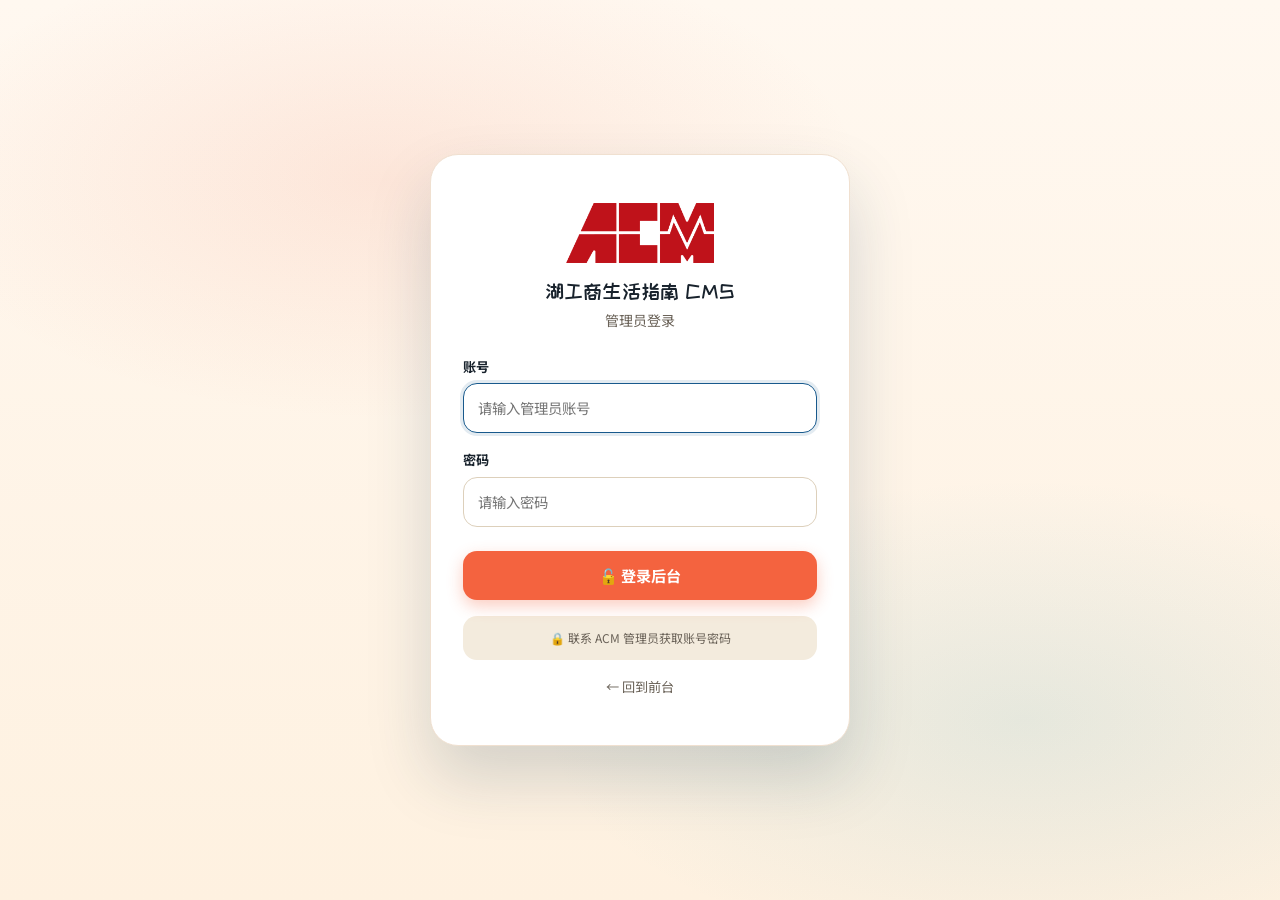
<file: login.html>
<!DOCTYPE html>
<html lang="zh-CN">
<head>
  <meta charset="UTF-8">
  <meta name="viewport" content="width=device-width, initial-scale=1.0">
  <title>管理员登录 · 湖工商生活指南 CMS</title>
  <link rel="icon" href="assets/acm-logo.png">
  <link rel="stylesheet" href="css/main.css">
  <link rel="stylesheet" href="css/admin.css">

  <link rel="preconnect" href="https://fonts.googleapis.com">
  <link rel="preconnect" href="https://fonts.gstatic.com" crossorigin>
  <link rel="stylesheet" href="https://fonts.googleapis.com/css2?family=Noto+Sans+SC:wght@400;500;700;900&family=ZCOOL+KuaiLe&display=swap" media="print" onload="this.media='all'">
  <noscript><link rel="stylesheet" href="https://fonts.googleapis.com/css2?family=Noto+Sans+SC:wght@400;500;700;900&family=ZCOOL+KuaiLe&display=swap"></noscript>
</head>
<body class="admin-body">

<div class="auth-page">
  <div class="auth-card">
    <img src="assets/acm-logo.png" alt="华硕校园合伙人" class="auth-logo">
    <h2 class="auth-title">湖工商生活指南 CMS</h2>
    <p class="auth-sub">管理员登录</p>

    <form id="loginForm" autocomplete="off">
      <div class="field">
        <label for="username">账号</label>
        <input type="text" id="username" name="username" placeholder="请输入管理员账号" required autofocus>
      </div>
      <div class="field">
        <label for="password">密码</label>
        <input type="password" id="password" name="password" placeholder="请输入密码" required>
      </div>
      <div id="loginMsg" style="color:#e63946; font-size:0.85rem; text-align:center; margin-bottom:8px; display:none;"></div>
      <button type="submit" class="btn btn-accent" style="width:100%; padding: 12px;">
        🔓 登录后台
      </button>
    </form>

    <div class="auth-tip">
      🔒 联系 ACM 管理员获取账号密码
    </div>

    <div style="text-align:center; margin-top: var(--sp-4); font-size: 0.825rem;">
      <a href="index.html" style="color: var(--c-text-muted);">← 回到前台</a>
    </div>
  </div>
</div>

<script src="js/data.js"></script>
<script>
  (async function() {
    if (await HUTBData.isLoggedIn()) {
      location.href = 'admin.html';
      return;
    }
    const form = document.getElementById('loginForm');
    const msg = document.getElementById('loginMsg');

    form.addEventListener('submit', async (e) => {
      e.preventDefault();
      const u = form.username.value.trim();
      const p = form.password.value;
      const btn = form.querySelector('button[type=submit]');
      btn.disabled = true;
      btn.textContent = '⏳ 登录中...';

      const r = await HUTBData.login(u, p);
      btn.disabled = false;
      btn.textContent = '🔓 登录后台';

      if (r && r.ok) {
        msg.style.color = '#2a9d8f';
        msg.textContent = '✅ 登录成功，跳转中...';
        msg.style.display = 'block';
        setTimeout(() => location.href = 'admin.html', 500);
      } else {
        msg.style.color = '#e63946';
        msg.textContent = r.message || '❌ 账号或密码错误';
        msg.style.display = 'block';
      }
    });
  })();
</script>
</body>
</html>
</file>
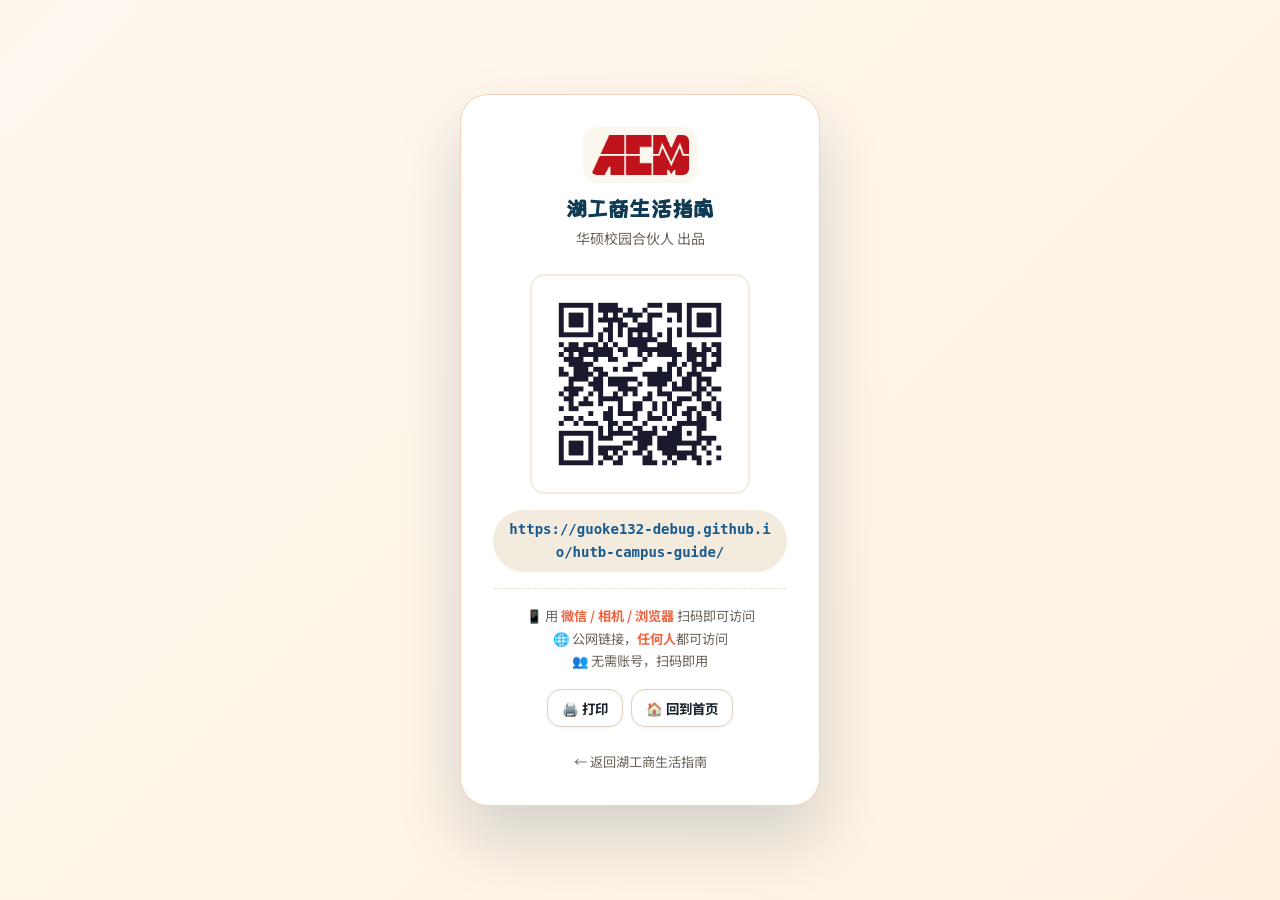
<file: qr.html>
﻿<!DOCTYPE html>
<html lang="zh-CN">
<head>
  <meta charset="UTF-8">
  <meta name="viewport" content="width=device-width, initial-scale=1.0">
  <title>扫码访问 · 湖工商生活指南</title>
  <link rel="icon" href="assets/acm-logo.png">
  <link rel="stylesheet" href="css/main.css">
  <style>
    body {
      background: linear-gradient(135deg, #fff8f0 0%, #fef1e0 100%);
      min-height: 100vh;
      display: flex;
      align-items: center;
      justify-content: center;
      padding: var(--sp-5);
    }
    .share-card {
      background: #fff;
      border-radius: var(--r-xl);
      padding: var(--sp-6);
      max-width: 360px;
      width: 100%;
      text-align: center;
      box-shadow: var(--sh-xl);
      border: 1px solid #f5d2b8;
    }
    .share-logo {
      height: 56px;
      margin: 0 auto var(--sp-3);
      background: var(--c-bg);
      padding: 8px;
      border-radius: var(--r-md);
      display: block;
    }
    .share-title {
      font-size: 1.4rem;
      font-weight: 700;
      color: var(--c-primary-dark);
      margin-bottom: 4px;
    }
    .share-sub {
      color: var(--c-text-muted);
      font-size: 0.875rem;
      margin-bottom: var(--sp-5);
    }
    .share-qr {
      width: 220px;
      height: 220px;
      margin: 0 auto var(--sp-4);
      padding: 12px;
      background: #fff;
      border: 2px solid var(--c-bg-alt);
      border-radius: var(--r-md);
      display: block;
    }
    .share-url {
      display: inline-block;
      background: var(--c-bg-alt);
      color: var(--c-primary);
      font-family: monospace;
      font-size: 0.875rem;
      padding: var(--sp-2) var(--sp-4);
      border-radius: var(--r-full);
      font-weight: 600;
      word-break: break-all;
      max-width: 100%;
    }
    .share-tip {
      margin-top: var(--sp-4);
      color: var(--c-text-muted);
      font-size: 0.825rem;
      line-height: 1.7;
      padding-top: var(--sp-4);
      border-top: 1px dashed var(--c-border);
    }
    .share-tip strong { color: var(--c-accent); }
    .share-back {
      display: inline-block;
      margin-top: var(--sp-5);
      color: var(--c-text-muted);
      font-size: 0.825rem;
    }
    .share-actions {
      display: flex;
      gap: var(--sp-2);
      justify-content: center;
      margin-top: var(--sp-4);
      flex-wrap: wrap;
    }
    @media print {
      body { background: #fff; }
      .share-card { box-shadow: none; border: 1px solid #ccc; }
      .share-back, .share-actions { display: none; }
    }
  </style>

  <link rel="preconnect" href="https://fonts.googleapis.com">
  <link rel="preconnect" href="https://fonts.gstatic.com" crossorigin>
  <link rel="stylesheet" href="https://fonts.googleapis.com/css2?family=Noto+Sans+SC:wght@400;500;700;900&family=ZCOOL+KuaiLe&display=swap" media="print" onload="this.media='all'">
  <noscript><link rel="stylesheet" href="https://fonts.googleapis.com/css2?family=Noto+Sans+SC:wght@400;500;700;900&family=ZCOOL+KuaiLe&display=swap"></noscript>
</head>
<body>

<div class="share-card">
  <img src="assets/acm-logo.png" alt="华硕校园合伙人" class="share-logo">
  <h1 class="share-title">湖工商生活指南</h1>
  <p class="share-sub">华硕校园合伙人 出品</p>

  <img src="assets/qrcode.png" alt="扫码访问" class="share-qr">

  <div class="share-url">https://guoke132-debug.github.io/hutb-campus-guide/</div>

  <div class="share-tip">
    📱 用 <strong>微信 / 相机 / 浏览器</strong> 扫码即可访问<br>
    🌐 公网链接，<strong>任何人</strong>都可访问<br>
    👥 无需账号，扫码即用
  </div>

  <div class="share-actions">
    <button class="btn btn-secondary btn-sm" onclick="window.print()">🖨️ 打印</button>
    <a href="index.html" class="btn btn-secondary btn-sm">🏠 回到首页</a>
  </div>

  <a href="index.html" class="share-back">← 返回湖工商生活指南</a>
</div>

</body>
</html>
</file>
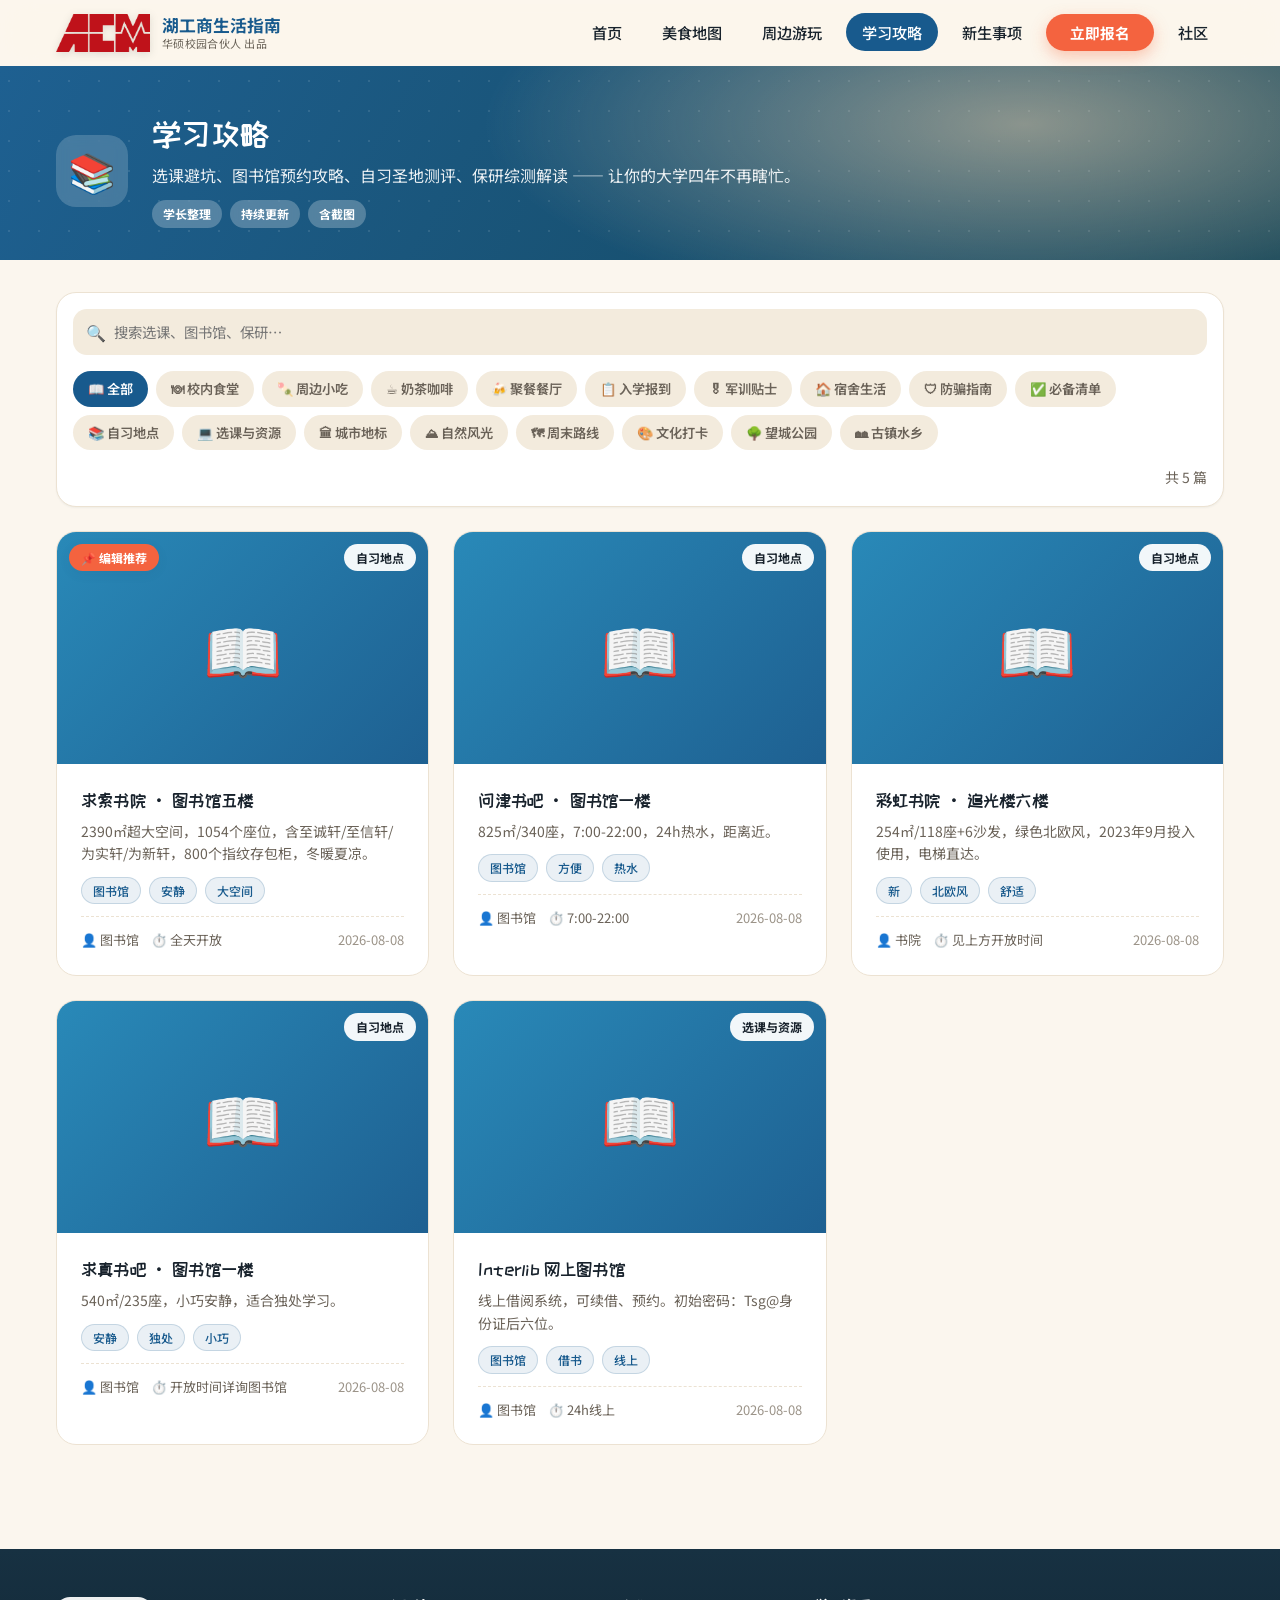
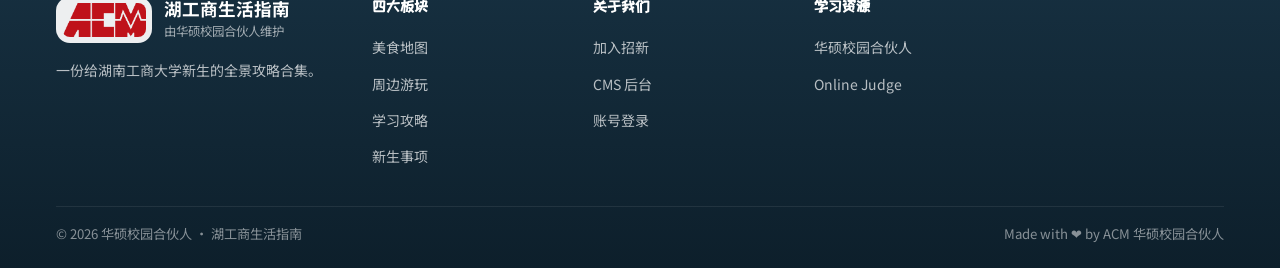
<file: study.html>
<!DOCTYPE html>
<html lang="zh-CN">
<head>
  <meta charset="UTF-8">
  <meta name="viewport" content="width=device-width, initial-scale=1.0">
  <title>学习攻略 · 湖工商生活指南</title>
  <link rel="icon" href="assets/acm-logo.png">
  <link rel="stylesheet" href="css/main.css">

  <link rel="preconnect" href="https://fonts.googleapis.com">
  <link rel="preconnect" href="https://fonts.gstatic.com" crossorigin>
  <link rel="stylesheet" href="https://fonts.googleapis.com/css2?family=Noto+Sans+SC:wght@400;500;700;900&family=ZCOOL+KuaiLe&display=swap" media="print" onload="this.media='all'">
  <noscript><link rel="stylesheet" href="https://fonts.googleapis.com/css2?family=Noto+Sans+SC:wght@400;500;700;900&family=ZCOOL+KuaiLe&display=swap"></noscript>
</head>
<body>

<nav class="nav">
  <div class="container nav-inner">
    <a href="index.html" class="nav-brand">
      <img src="assets/acm-logo.png" alt="华硕校园合伙人 Logo">
      <span class="nav-brand-text">湖工商生活指南<small>华硕校园合伙人 出品</small></span>
    </a>
    <button class="nav-toggle" aria-label="切换菜单"><span></span></button>
    <ul class="nav-links">
      <li><a class="nav-link" data-page="index.html" href="index.html">首页</a></li>
      <li><a class="nav-link" data-page="food.html" href="food.html">美食地图</a></li>
      <li><a class="nav-link" data-page="travel.html" href="travel.html">周边游玩</a></li>
      <li><a class="nav-link" data-page="study.html" href="study.html">学习攻略</a></li>
      <li><a class="nav-link" data-page="freshman.html" href="freshman.html">新生事项</a></li>
      <li><a class="nav-cta" href="#" onclick="HUTB.openRecruitModal();return false;">立即报名</a></li>
      <li><a class="nav-link" href="community.html">社区</a></li>
    </ul>
  </div>
</nav>

<section class="page-banner reveal" style="--banner-c: #1e6091; --banner-c2: #134558;">
  <div class="container page-banner-inner">
    <div class="page-banner-icon">📚</div>
    <div>
      <h1>学习攻略</h1>
      <p>选课避坑、图书馆预约攻略、自习圣地测评、保研综测解读 —— 让你的大学四年不再瞎忙。</p>
      <div style="margin-top: var(--sp-3); display:flex; gap: var(--sp-2); flex-wrap: wrap;">
        <span class="badge" style="background: rgba(255,255,255,0.25); backdrop-filter: blur(4px);">学长整理</span>
        <span class="badge" style="background: rgba(255,255,255,0.25); backdrop-filter: blur(4px);">持续更新</span>
        <span class="badge" style="background: rgba(255,255,255,0.25); backdrop-filter: blur(4px);">含截图</span>
      </div>
    </div>
  </div>
</section>

<main class="container reveal" style="padding: var(--sp-6) var(--sp-4);">
  <div class="toolbar">
    <div class="search-box">
      <span>🔍</span>
      <input type="search" id="searchInput" placeholder="搜索选课、图书馆、保研…">
    </div>
    <div class="filter-tabs" id="filterTabs"></div>
    <div style="margin-left:auto; color:var(--c-text-muted); font-size:0.875rem;">
      共 <span id="totalCount">0</span> 篇
    </div>
  </div>

  <div class="card-grid" id="cardGrid"></div>
</main>

<footer class="footer reveal">
  <div class="container">
    <div class="footer-grid">
      <div>
        <div class="footer-brand">
          <img src="assets/acm-logo.png" alt="华硕校园合伙人">
          <div><div class="footer-brand-name">湖工商生活指南</div><div class="footer-brand-tag">由华硕校园合伙人维护</div></div>
        </div>
        <p>一份给湖南工商大学新生的全景攻略合集。</p>
      </div>
      <div>
        <h4 class="footer-title">四大板块</h4>
        <ul>
          <li><a href="food.html">美食地图</a></li>
          <li><a href="travel.html">周边游玩</a></li>
          <li><a href="study.html">学习攻略</a></li>
          <li><a href="freshman.html">新生事项</a></li>
        </ul>
      </div>
      <div>
        <h4 class="footer-title">关于我们</h4>
        <ul>
          <li><a href="#" onclick="HUTB.openRecruitModal();return false;">加入招新</a></li>
          <li><a href="admin.html">CMS 后台</a></li>
          <li><a href="auth.html">账号登录</a></li>
        </ul>
      </div>
      <div>
        <h4 class="footer-title">学习资源</h4>
        <ul>
          <li><a href="{{ORG_SITE}}" target="_blank" rel="noopener">华硕校园合伙人</a></li>
          <li><a href="https://onlinejudge.org" target="_blank" rel="noopener">Online Judge</a></li>
        </ul>
      </div>
    </div>
    <div class="footer-bottom">
      <div>© <span data-year>2026</span> 华硕校园合伙人 · 湖工商生活指南</div>
      <div>Made with ❤️ by ACM 华硕校园合伙人</div>
    </div>
  </div>
</footer>

<script src="js/data.js"></script>
<script src="js/shared.js"></script>
<script src="js/study.js"></script>
</body>
</html>
</file>
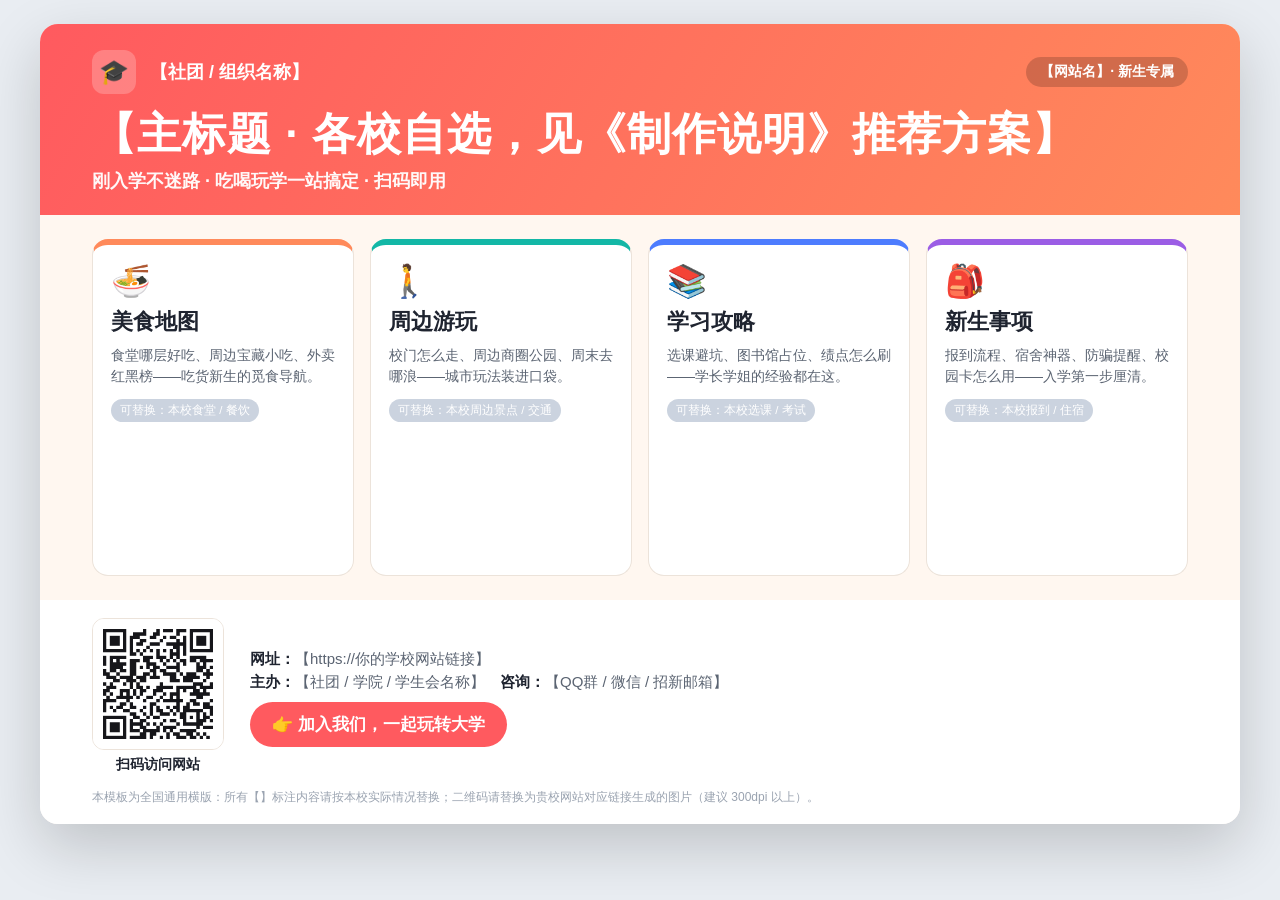
<file: kt-board/index-landscape.html>
<!DOCTYPE html>
<html lang="zh-CN">
<head>
<meta charset="UTF-8">
<meta name="viewport" content="width=device-width, initial-scale=1.0">
<title>校园指南网站 · 全国通用横版 KT 板模板</title>
<style>
  :root{
    --c-bg:#FFF7F0;
    --c-ink:#1F2430;
    --c-sub:#5B6472;
    --c-primary:#FF5A5F;
    --c-line:#ECE3DA;
    --c-food:#FF8A5B;
    --c-play:#13B7A6;
    --c-study:#4D7CFE;
    --c-need:#9B5DE5;
  }
  *{box-sizing:border-box;margin:0;padding:0;}
  body{font-family:-apple-system,BlinkMacSystemFont,"PingFang SC","Microsoft YaHei",sans-serif;background:#e9edf2;color:var(--c-ink);-webkit-font-smoothing:antialiased;}
  .poster{
    width:1200px;height:800px;margin:24px auto;background:var(--c-bg);
    border-radius:18px;overflow:hidden;box-shadow:0 22px 60px rgba(0,0,0,.18);
    display:flex;flex-direction:column;position:relative;
  }
  /* 顶部通栏品牌色带 */
  .band{background:linear-gradient(120deg,var(--c-primary),#FF8A5B);padding:26px 52px 22px;color:#fff;position:relative;}
  .brand{display:flex;align-items:center;gap:14px;font-weight:700;font-size:18px;}
  .brand .logo{width:44px;height:44px;border-radius:12px;background:rgba(255,255,255,.22);display:flex;align-items:center;justify-content:center;font-size:24px;}
  .brand .site{margin-left:auto;background:rgba(0,0,0,.18);padding:6px 14px;border-radius:999px;font-size:14px;font-weight:600;}
  h1.title{font-size:44px;line-height:1.16;margin-top:14px;letter-spacing:1px;font-weight:900;}
  .subtitle{margin-top:10px;font-size:18px;opacity:.96;font-weight:600;}
  .hint{position:absolute;top:16px;right:16px;background:#FFE08A;color:#5a4b00;font-size:12px;padding:5px 10px;border-radius:8px;font-weight:800;transform:rotate(3deg);}
  /* 四大板块：一行四列 */
  .sections{display:grid;grid-template-columns:repeat(4,1fr);gap:16px;padding:24px 52px;flex:1;}
  .sec{background:#fff;border-radius:16px;padding:20px 18px 16px;border:1px solid var(--c-line);display:flex;flex-direction:column;}
  .sec .ico{font-size:32px;line-height:1;}
  .sec h3{font-size:22px;margin:10px 0 8px;}
  .sec p{font-size:14px;line-height:1.5;color:var(--c-sub);}
  .sec .tag{display:inline-block;font-size:11.5px;color:#fff;background:#CBD3DF;padding:4px 9px;border-radius:999px;align-self:flex-start;margin-top:12px;}
  .sec.food{border-top:6px solid var(--c-food);}
  .sec.play{border-top:6px solid var(--c-play);}
  .sec.study{border-top:6px solid var(--c-study);}
  .sec.need{border-top:6px solid var(--c-need);}
  /* 底部：二维码 + 信息条 */
  .foot{display:flex;gap:26px;align-items:center;padding:18px 52px 6px;background:#fff;}
  .qr-wrap{flex:none;text-align:center;}
  .qr{width:132px;height:132px;border-radius:12px;border:1px solid var(--c-line);background:#fff;overflow:hidden;display:flex;align-items:center;justify-content:center;}
  .qr img{width:100%;height:100%;object-fit:contain;}
  .qr-text{font-size:13.5px;font-weight:800;margin-top:6px;color:var(--c-ink);}
  .foot-info{flex:1;}
  .foot-info .line{font-size:15px;color:var(--c-sub);margin:4px 0;}
  .foot-info .line b{color:var(--c-ink);}
  .cta{display:inline-block;margin-top:6px;background:var(--c-primary);color:#fff;font-weight:800;font-size:17px;padding:11px 22px;border-radius:999px;}
  .note{font-size:12px;color:#9aa3b0;padding:8px 52px 18px;background:#fff;line-height:1.5;}
  /* 响应式：手机预览（转竖排，避免四列过窄） */
  @media (max-width:900px){
    body{background:#fff;}
    .poster{width:100%;height:auto;margin:0;border-radius:0;box-shadow:none;}
    .band{padding:20px 18px;}
    h1.title{font-size:32px;}
    .subtitle{font-size:15px;}
    .sections{grid-template-columns:1fr 1fr;padding:16px 18px;}
    .foot{flex-direction:column;align-items:flex-start;padding:16px 18px 6px;}
    .qr{width:160px;height:160px;}
    .note{padding:8px 18px 18px;}
  }
  /* 打印：横版 90×60cm */
  @page{ size:90cm 60cm; margin:0; }
  @media print{
    body{background:#fff;}
    .poster{box-shadow:none;margin:0;width:100%;height:100%;}
    .hint{display:none;}
  }
</style>
</head>
<body>
  <div class="poster">
    <div class="hint">✎ 所有【】内容均可替换</div>

    <!-- ===== 顶部通栏：品牌 + 主标题 ===== -->
    <div class="band">
      <div class="brand">
        <div class="logo">🎓</div>
        <div>【社团 / 组织名称】</div>
        <div class="site">【网站名】· 新生专属</div>
      </div>
      <!-- 主标题：从《制作说明》推荐方案里挑一句填这里 -->
      <h1 class="title">【主标题 · 各校自选，见《制作说明》推荐方案】</h1>
      <div class="subtitle">刚入学不迷路 · 吃喝玩学一站搞定 · 扫码即用</div>
    </div>

    <!-- ===== 四大板块（一行四列 预留位置）===== -->
    <div class="sections">
      <div class="sec food">
        <div class="ico">🍜</div>
        <h3>美食地图</h3>
        <p>食堂哪层好吃、周边宝藏小吃、外卖红黑榜——吃货新生的觅食导航。</p>
        <span class="tag">可替换：本校食堂 / 餐饮</span>
      </div>
      <div class="sec play">
        <div class="ico">🚶</div>
        <h3>周边游玩</h3>
        <p>校门怎么走、周边商圈公园、周末去哪浪——城市玩法装进口袋。</p>
        <span class="tag">可替换：本校周边景点 / 交通</span>
      </div>
      <div class="sec study">
        <div class="ico">📚</div>
        <h3>学习攻略</h3>
        <p>选课避坑、图书馆占位、绩点怎么刷——学长学姐的经验都在这。</p>
        <span class="tag">可替换：本校选课 / 考试</span>
      </div>
      <div class="sec need">
        <div class="ico">🎒</div>
        <h3>新生事项</h3>
        <p>报到流程、宿舍神器、防骗提醒、校园卡怎么用——入学第一步厘清。</p>
        <span class="tag">可替换：本校报到 / 住宿</span>
      </div>
    </div>

    <!-- ===== 底部：二维码 + 信息条 ===== -->
    <div class="foot">
      <div class="qr-wrap">
        <div class="qr"><img src="assets/qrcode-sample.png" alt="网站二维码"></div>
        <div class="qr-text">扫码访问网站</div>
      </div>
      <div class="foot-info">
        <div class="line"><b>网址：</b>【https://你的学校网站链接】</div>
        <div class="line"><b>主办：</b>【社团 / 学院 / 学生会名称】　<b>咨询：</b>【QQ群 / 微信 / 招新邮箱】</div>
        <span class="cta">👉 加入我们，一起玩转大学</span>
      </div>
    </div>
    <div class="note">本模板为全国通用横版：所有【】标注内容请按本校实际情况替换；二维码请替换为贵校网站对应链接生成的图片（建议 300dpi 以上）。</div>
  </div>
</body>
</html>
</file>
<file: css/main.css>
/* ====================================================================
 * HUTB Campus Guide - Main Stylesheet (Impeccable-grade refresh)
 * 设计方向：编辑感海岸游乐场 — 暖奶油底 + 自信海蓝/珊瑚 + 圆体中文字体
 * 注：网页字体通过各页面 <head> 中的非阻塞 <link> 加载（media=print swap），
 *     避免 Google Fonts 在国内被墙时阻塞首屏渲染导致白屏；加载失败则自动回退系统字体。
 * ==================================================================== */

/* ---------- 1. 设计变量 ---------- */
:root {
  /* 品牌色（保留原有语义，加深层次） */
  --c-primary: #185a8d;
  --c-primary-light: #2a93b0;
  --c-primary-dark: #103b54;
  --c-secondary: #2bb6c4;
  --c-accent: #f4633f;
  --c-accent-light: #ff8a63;
  --c-success: #6fae1f;
  --c-warning: #f3a712;

  /* 暖调中性色（取代纯灰） */
  --c-bg: #fbf6ee;
  --c-bg-alt: #f3ebdd;
  --c-surface: #ffffff;
  --c-surface-2: #fdfaf4;
  --c-border: #ece2d2;
  --c-border-strong: #ddd0bb;
  --c-text: #18222c;
  --c-text-muted: #6a6258;
  --c-text-light: #9b9388;

  /* 板块专属强调色 */
  --c-section-food: #f4633f;
  --c-section-travel: #2bb6c4;
  --c-section-study: #185a8d;
  --c-section-freshman: #6fae1f;

  /* 字体：圆体中文字体用于标题，Noto 用于正文 */
  --ff-base: "Noto Sans SC", -apple-system, BlinkMacSystemFont, "PingFang SC", "Microsoft YaHei", system-ui, sans-serif;
  --ff-display: "ZCOOL KuaiLe", "Noto Sans SC", "PingFang SC", system-ui, sans-serif;

  /* 流体字阶（clamp：marketing/内容页用） */
  --fs-display: clamp(2.4rem, 5.5vw, 3.6rem);
  --fs-h1: clamp(1.8rem, 3.4vw, 2.4rem);
  --fs-h2: clamp(1.4rem, 2.4vw, 1.8rem);
  --fs-h3: 1.2rem;
  --fs-body: 1rem;
  --fs-sm: 0.875rem;
  --fs-xs: 0.78rem;

  /* 间距（8px 网格） */
  --sp-1: 4px;
  --sp-2: 8px;
  --sp-3: 12px;
  --sp-4: 16px;
  --sp-5: 24px;
  --sp-6: 32px;
  --sp-7: 48px;
  --sp-8: 72px;

  /* 圆角 */
  --r-sm: 10px;
  --r-md: 14px;
  --r-lg: 20px;
  --r-xl: 28px;
  --r-full: 999px;

  /* 阴影（更柔、更暖） */
  --sh-xs: 0 1px 2px rgba(24, 60, 84, 0.05);
  --sh-sm: 0 3px 12px rgba(24, 60, 84, 0.07);
  --sh-md: 0 8px 24px rgba(24, 60, 84, 0.09);
  --sh-lg: 0 18px 44px rgba(24, 60, 84, 0.13);
  --sh-xl: 0 32px 64px rgba(24, 60, 84, 0.18);

  /* 缓动（自然减速，绝不用回弹） */
  --ease-out-quart: cubic-bezier(0.25, 1, 0.5, 1);
  --ease-out-expo: cubic-bezier(0.16, 1, 0.3, 1);

  --container-max: 1200px;
  --nav-h: 66px;
}

/* ---------- 2. Reset & Base ---------- */
*, *::before, *::after { box-sizing: border-box; }

html {
  font-size: 16px;
  scroll-behavior: smooth;
  -webkit-text-size-adjust: 100%;
}

body {
  margin: 0;
  font-family: var(--ff-base);
  font-size: var(--fs-body);
  line-height: 1.65;
  color: var(--c-text);
  background: var(--c-bg);
  -webkit-font-smoothing: antialiased;
  -moz-osx-font-smoothing: grayscale;
  overflow-x: hidden;
  text-rendering: optimizeLegibility;
}

img { max-width: 100%; height: auto; display: block; }

button, input, select, textarea { font: inherit; color: inherit; }

button { cursor: pointer; border: none; background: none; padding: 0; }

a { color: var(--c-primary); text-decoration: none; transition: color .2s; }
a:hover { color: var(--c-accent); }

h1, h2, h3, h4, h5, h6 {
  margin: 0 0 var(--sp-4);
  font-family: var(--ff-display);
  font-weight: 400;
  line-height: 1.25;
  letter-spacing: 0.01em;
  color: var(--c-text);
}
h1 { font-size: var(--fs-h1); }
h2 { font-size: var(--fs-h2); }
h3 { font-size: var(--fs-h3); }

p { margin: 0 0 var(--sp-3); }

ul, ol { padding-left: var(--sp-5); margin-bottom: var(--sp-4); }

table { border-collapse: collapse; width: 100%; margin: var(--sp-4) 0; }
th, td { padding: var(--sp-3); border: 1px solid var(--c-border); text-align: left; }
th { background: var(--c-bg-alt); font-weight: 700; }

/* ---------- 3. 工具类 ---------- */
.container { width: 100%; max-width: var(--container-max); margin: 0 auto; padding: 0 var(--sp-4); }
.container-wide { width: 100%; max-width: 1320px; margin: 0 auto; padding: 0 var(--sp-4); }
.text-center { text-align: center; }
.text-muted { color: var(--c-text-muted); }
.flex { display: flex; }
.flex-1 { flex: 1; }
.hidden { display: none !important; }
.sr-only { position: absolute; width: 1px; height: 1px; padding: 0; margin: -1px; overflow: hidden; clip: rect(0,0,0,0); border: 0; }

/* 滚动揭示（由 shared.js 触发；无 JS 时默认可见）
   注意：is-visible 的覆盖规则必须比 body.reveal-ready .reveal 优先级更高，
   否则一旦加上 reveal-ready，.reveal 区块会永远停在 opacity:0（即“下半屏空白”）。 */
.reveal { transition: opacity .7s var(--ease-out-expo), transform .7s var(--ease-out-expo); }
body.reveal-ready .reveal { opacity: 0; transform: translateY(28px); }
body.reveal-ready .reveal.is-visible { opacity: 1; transform: none; }

/* ---------- 4. 导航栏 ---------- */
.nav {
  position: sticky;
  top: 0;
  z-index: 100;
  height: var(--nav-h);
  background: rgba(251, 246, 238, 0.78);
  backdrop-filter: saturate(180%) blur(16px);
  -webkit-backdrop-filter: saturate(180%) blur(16px);
  border-bottom: 1px solid transparent;
  transition: box-shadow .3s var(--ease-out-quart), border-color .3s, background .3s;
}
.nav.scrolled {
  box-shadow: 0 6px 24px rgba(24, 60, 84, 0.08);
  border-bottom-color: var(--c-border);
  background: rgba(251, 246, 238, 0.92);
}

.nav-inner { height: 100%; display: flex; align-items: center; justify-content: space-between; gap: var(--sp-4); }

.nav-brand { display: flex; align-items: center; gap: var(--sp-3); font-weight: 700; font-size: 1.05rem; color: var(--c-primary); }
.nav-brand img { height: 38px; width: auto; filter: drop-shadow(0 2px 4px rgba(0,0,0,.12)); }
.nav-brand-text { line-height: 1.2; }
.nav-brand-text small { display: block; font-size: 11px; font-weight: 400; color: var(--c-text-muted); margin-top: 2px; letter-spacing: 0.04em; }

.nav-links { display: flex; align-items: center; gap: var(--sp-2); list-style: none; margin: 0; padding: 0; }
.nav-link {
  padding: var(--sp-2) var(--sp-4);
  border-radius: var(--r-full);
  font-size: 0.95rem;
  font-weight: 500;
  color: var(--c-text);
  transition: background .2s, color .2s;
}
.nav-link:hover { background: var(--c-bg-alt); color: var(--c-primary); }
.nav-link.active { background: var(--c-primary); color: #fff; }

.nav-cta {
  padding: var(--sp-2) var(--sp-5);
  background: var(--c-accent);
  color: #fff;
  border-radius: var(--r-full);
  font-weight: 700;
  font-size: 0.92rem;
  box-shadow: 0 6px 16px rgba(244, 99, 63, .34);
  transition: transform .2s var(--ease-out-quart), box-shadow .2s, background .2s;
}
.nav-cta:hover { background: var(--c-accent-light); color: #fff; transform: translateY(-2px); box-shadow: 0 10px 22px rgba(244, 99, 63, .42); }
.nav-cta:active { transform: translateY(0) scale(.97); }

.nav-toggle {
  display: none; width: 42px; height: 42px; border-radius: var(--r-md);
  align-items: center; justify-content: center; background: var(--c-bg-alt);
}
.nav-toggle span { display: block; width: 20px; height: 2px; background: var(--c-text); position: relative; }
.nav-toggle span::before, .nav-toggle span::after { content: ''; position: absolute; left: 0; width: 100%; height: 2px; background: var(--c-text); }
.nav-toggle span::before { top: -6px; }
.nav-toggle span::after { top: 6px; }

/* ---------- 5. 按钮 ---------- */
.btn {
  display: inline-flex; align-items: center; justify-content: center; gap: var(--sp-2);
  padding: var(--sp-3) var(--sp-5);
  font-size: 0.95rem; font-weight: 700;
  border-radius: var(--r-md);
  background: var(--c-primary); color: #fff;
  transition: transform .18s var(--ease-out-quart), background .2s, box-shadow .2s;
  white-space: nowrap;
}
.btn:hover { background: var(--c-primary-dark); color: #fff; transform: translateY(-2px); box-shadow: var(--sh-md); }
.btn:active { transform: translateY(0) scale(.97); }

.btn-accent { background: var(--c-accent); box-shadow: 0 6px 16px rgba(244, 99, 63, .32); }
.btn-accent:hover { background: var(--c-accent-light); box-shadow: 0 10px 22px rgba(244, 99, 63, .42); }

.btn-secondary { background: var(--c-surface); color: var(--c-text); border: 1.5px solid var(--c-border-strong); box-shadow: var(--sh-xs); }
.btn-secondary:hover { background: var(--c-bg-alt); color: var(--c-text); transform: translateY(-2px); }

.btn-ghost { background: transparent; color: var(--c-primary); }
.btn-ghost:hover { background: var(--c-bg-alt); color: var(--c-primary); }

.btn-sm { padding: 7px 14px; font-size: 0.84rem; }

/* ---------- 6. 卡片 ---------- */
.card {
  background: var(--c-surface);
  border-radius: var(--r-lg);
  border: 1px solid var(--c-border);
  overflow: hidden;
  transition: transform .3s var(--ease-out-quart), box-shadow .3s var(--ease-out-quart), border-color .3s;
}
.card:hover { transform: translateY(-5px); box-shadow: var(--sh-lg); border-color: transparent; }

.card-cover {
  position: relative; width: 100%; aspect-ratio: 16/10;
  background: linear-gradient(135deg, var(--c-bg-alt), var(--c-border));
  display: flex; align-items: center; justify-content: center;
  font-size: 3rem; color: rgba(255,255,255,0.9); overflow: hidden;
}
.card-cover img { width: 100%; height: 100%; object-fit: cover; }
.card-cover-pin {
  position: absolute; top: var(--sp-3); left: var(--sp-3);
  background: var(--c-accent); color: #fff; padding: 4px 12px;
  border-radius: var(--r-full); font-size: 12px; font-weight: 700; box-shadow: var(--sh-sm);
}
.card-cover-tag {
  position: absolute; top: var(--sp-3); right: var(--sp-3);
  background: rgba(255,255,255,0.94); color: var(--c-text); padding: 4px 12px;
  border-radius: var(--r-full); font-size: 12px; font-weight: 700;
}

.card-body { padding: var(--sp-5); }
.card-title { font-size: 1.12rem; margin-bottom: var(--sp-2); line-height: 1.35;
  display: -webkit-box; -webkit-line-clamp: 2; -webkit-box-orient: vertical; overflow: hidden; }
.card-excerpt { color: var(--c-text-muted); font-size: 0.875rem; line-height: 1.6; margin-bottom: var(--sp-3);
  display: -webkit-box; -webkit-line-clamp: 2; -webkit-box-orient: vertical; overflow: hidden; }
.card-meta { display: flex; flex-wrap: wrap; align-items: center; gap: var(--sp-3); font-size: 0.8125rem; color: var(--c-text-muted);
  border-top: 1px dashed var(--c-border); padding-top: var(--sp-3); }
.card-meta-row { display: flex; gap: var(--sp-2); align-items: center; }

/* ---------- 7. 徽章 / 标签 ---------- */
.tag {
  display: inline-flex; align-items: center; padding: 3px 11px;
  border-radius: var(--r-full); font-size: 0.75rem; font-weight: 500;
  background: var(--c-bg-alt); color: var(--c-text-muted); border: 1px solid var(--c-border);
}
.tag-pri { background: rgba(24, 90, 141, 0.09); color: var(--c-primary); border-color: rgba(24, 90, 141, 0.18); }
.tag-acc { background: rgba(244, 99, 63, 0.10); color: var(--c-accent); border-color: rgba(244, 99, 63, 0.20); }
.tag-suc { background: rgba(111, 174, 31, 0.12); color: var(--c-success); border-color: rgba(111, 174, 31, 0.24); }
.tag-war { background: rgba(243, 167, 18, 0.13); color: var(--c-warning); border-color: rgba(243, 167, 18, 0.26); }

.badge { display: inline-flex; align-items: center; gap: 4px; padding: 4px 11px; background: var(--c-primary); color: #fff; border-radius: var(--r-full); font-size: 12px; font-weight: 700; }
.badge-accent { background: var(--c-accent); }
.badge-success { background: var(--c-success); }

/* ---------- 8. 区块标题 ---------- */
.section-title { font-size: var(--fs-h2); font-weight: 400; color: var(--c-text); margin-bottom: var(--sp-2);
  display: flex; align-items: center; gap: var(--sp-3); }
.section-title-icon {
  display: inline-flex; width: 46px; height: 46px; align-items: center; justify-content: center;
  border-radius: var(--r-md); font-size: 1.5rem;
  background: rgba(24, 90, 141, 0.10); color: var(--c-primary);
  box-shadow: inset 0 0 0 1px rgba(24, 90, 141, 0.10);
}
.section-sub { color: var(--c-text-muted); margin-bottom: var(--sp-5); font-size: 0.95rem; }

/* ---------- 9. Hero ---------- */
.hero {
  position: relative;
  background:
    radial-gradient(1000px 460px at 88% -30%, rgba(244, 99, 63, 0.16), transparent 60%),
    radial-gradient(820px 420px at 6% -10%, rgba(43, 182, 196, 0.20), transparent 60%),
    linear-gradient(180deg, #fbf6ee 0%, #fdeede 100%);
  padding: var(--sp-8) 0 var(--sp-7);
  overflow: hidden;
}
/* 装饰海浪 */
.hero::before {
  content: '';
  position: absolute; left: -5%; right: -5%; bottom: -40px; height: 160px;
  background:
    radial-gradient(60px 60px at 10% 100%, rgba(43,182,196,0.18) 60%, transparent 62%),
    radial-gradient(80px 80px at 30% 100%, rgba(24,90,141,0.10) 60%, transparent 62%),
    radial-gradient(70px 70px at 55% 100%, rgba(244,99,63,0.12) 60%, transparent 62%),
    radial-gradient(90px 90px at 80% 100%, rgba(43,182,196,0.16) 60%, transparent 62%);
  pointer-events: none;
}

.hero-inner { position: relative; z-index: 1; display: grid; grid-template-columns: 1.45fr 1fr; gap: var(--sp-6); align-items: center; }

.hero-title {
  font-size: var(--fs-display); line-height: 1.16; margin-bottom: var(--sp-4);
  color: var(--c-primary-dark); letter-spacing: -0.01em;
}
.hero-title span {
  background: linear-gradient(120deg, var(--c-accent), var(--c-accent-light));
  -webkit-background-clip: text; background-clip: text; color: transparent;
}
.hero-sub { font-size: 1.05rem; color: var(--c-text-muted); margin-bottom: var(--sp-5); max-width: 560px; line-height: 1.75; }
.hero-cta { display: flex; flex-wrap: wrap; gap: var(--sp-3); margin-bottom: var(--sp-5); }

.hero-stats { display: flex; gap: var(--sp-6); flex-wrap: wrap; margin-top: var(--sp-5); padding-top: var(--sp-5); border-top: 1px dashed rgba(24,90,141,0.16); }
.hero-stat-num { font-family: var(--ff-display); font-size: 2rem; font-weight: 400; color: var(--c-primary); line-height: 1; letter-spacing: 0.01em; }
.hero-stat-label { font-size: 0.82rem; color: var(--c-text-muted); margin-top: 6px; }

.hero-card {
  position: relative; background: #fff; border-radius: var(--r-xl); padding: var(--sp-5);
  box-shadow: var(--sh-xl); border: 1px solid rgba(244, 99, 63, 0.16);
  transform: rotate(-1.4deg); transition: transform .4s var(--ease-out-quart);
}
.hero-card:hover { transform: rotate(0deg) translateY(-4px); }
.hero-card-tag { display: inline-block; background: rgba(244, 99, 63, 0.12); color: var(--c-accent); padding: 4px 12px; border-radius: var(--r-full); font-size: 12px; font-weight: 700; margin-bottom: var(--sp-3); }
.hero-card h3 { font-size: 1.15rem; margin-bottom: var(--sp-3); }
.hero-card-list { list-style: none; padding: 0; margin: 0; }
.hero-card-list li { display: flex; align-items: center; gap: var(--sp-2); padding: var(--sp-2) 0; border-bottom: 1px dashed var(--c-border); font-size: 0.9rem; }
.hero-card-list li:last-child { border-bottom: none; }
.hero-card-list .ic { width: 30px; height: 30px; border-radius: var(--r-sm); display: flex; align-items: center; justify-content: center; font-size: 14px; flex-shrink: 0; }

/* ---------- 10. 卡片网格 ---------- */
.card-grid { display: grid; grid-template-columns: repeat(auto-fill, minmax(290px, 1fr)); gap: var(--sp-5); }
.card-grid-lg { grid-template-columns: repeat(auto-fill, minmax(320px, 1fr)); }

/* 板块入口卡片（首页用） */
.section-card {
  position: relative; display: block; padding: var(--sp-5);
  background: var(--c-surface); border-radius: var(--r-xl); border: 1px solid var(--c-border);
  overflow: hidden; transition: transform .3s var(--ease-out-quart), box-shadow .3s var(--ease-out-quart), border-color .3s;
  cursor: pointer;
}
.section-card::before {
  content: ''; position: absolute; top: 0; right: -20%; width: 70%; height: 100%;
  background: radial-gradient(closest-side, var(--accent, #185a8d), transparent 70%);
  opacity: 0.12; border-radius: 50%; transition: opacity .4s, transform .5s var(--ease-out-quart);
}
.section-card:hover { transform: translateY(-7px); border-color: transparent; box-shadow: var(--sh-lg); }
.section-card:hover::before { opacity: 0.26; transform: scale(1.25); }

/* 顶部色条强化板块身份 */
.section-card { border-top: 3px solid var(--accent, #185a8d); }

.section-card-icon {
  width: 58px; height: 58px; border-radius: var(--r-md);
  background: var(--accent, #185a8d); color: #fff;
  display: flex; align-items: center; justify-content: center; font-size: 1.9rem;
  margin-bottom: var(--sp-4); box-shadow: 0 8px 20px rgba(0,0,0,.10);
  transition: transform .3s var(--ease-out-quart);
}
.section-card:hover .section-card-icon { transform: scale(1.06) rotate(-3deg); }
.section-card h3 { font-size: 1.4rem; margin-bottom: var(--sp-2); position: relative; }
.section-card-desc { color: var(--c-text-muted); font-size: 0.9rem; margin-bottom: var(--sp-3); position: relative; line-height: 1.6; }
.section-card-link { font-size: 0.875rem; font-weight: 700; color: var(--accent, #185a8d); display: inline-flex; align-items: center; gap: 6px; }

/* ---------- 11. 页脚 ---------- */
.footer { margin-top: var(--sp-8); background: linear-gradient(180deg, #173142 0%, #0d1f2b 100%); color: rgba(255,255,255,0.86); padding: var(--sp-7) 0 var(--sp-5); }
.footer-grid { display: grid; grid-template-columns: 1.5fr repeat(4, 1fr); gap: var(--sp-6); margin-bottom: var(--sp-6); }
.footer-brand { display: flex; align-items: center; gap: var(--sp-3); margin-bottom: var(--sp-4); }
.footer-brand img { height: 46px; background: rgba(255,255,255,0.92); padding: 6px; border-radius: var(--r-md); }
.footer-brand-name { font-size: 1.1rem; font-weight: 700; color: #fff; line-height: 1.3; }
.footer-brand-tag { font-size: 0.78rem; color: rgba(255,255,255,.6); }
.footer p { font-size: 0.875rem; line-height: 1.7; color: rgba(255,255,255,0.7); }
.footer-title { font-size: 0.95rem; color: #fff; margin-bottom: var(--sp-3); font-weight: 700; }
.footer ul { list-style: none; padding: 0; margin: 0; }
.footer li { padding: 5px 0; }
.footer a { color: rgba(255,255,255,0.7); font-size: 0.875rem; transition: color .2s; }
.footer a:hover { color: #fff; }
.footer-bottom { border-top: 1px solid rgba(255,255,255,0.08); padding-top: var(--sp-4); display: flex; justify-content: space-between; align-items: center; flex-wrap: wrap; gap: var(--sp-3); font-size: 0.825rem; color: rgba(255,255,255,0.5); }

/* ---------- 12. 板块 Banner ---------- */
.page-banner {
  background:
    radial-gradient(900px 320px at 80% 30%, rgba(255, 220, 180, 0.5), transparent 60%),
    linear-gradient(120deg, var(--banner-c, var(--c-primary)) 0%, var(--banner-c2, var(--c-primary-light)) 100%);
  color: #fff; padding: var(--sp-7) 0 var(--sp-6); position: relative; overflow: hidden;
}
.page-banner::after { content: ''; position: absolute; inset: 0; background-image: radial-gradient(circle at 30% 50%, rgba(255,255,255,0.10) 1px, transparent 1px); background-size: 30px 30px; pointer-events: none; }
.page-banner-inner { position: relative; z-index: 1; display: flex; align-items: center; gap: var(--sp-5); }
.page-banner-icon { width: 72px; height: 72px; border-radius: var(--r-lg); background: rgba(255,255,255,0.18); backdrop-filter: blur(6px); display: flex; align-items: center; justify-content: center; font-size: 2.4rem; flex-shrink: 0; }
.page-banner h1 { color: #fff; font-size: 2rem; margin-bottom: var(--sp-2); }
.page-banner p { font-size: 1rem; opacity: 0.92; margin-bottom: 0; max-width: 720px; }

/* ---------- 13. 工具条 ---------- */
.toolbar { display: flex; flex-wrap: wrap; align-items: center; gap: var(--sp-4); margin-bottom: var(--sp-5); padding: var(--sp-4); background: var(--c-surface); border-radius: var(--r-lg); border: 1px solid var(--c-border); box-shadow: var(--sh-xs); }
.search-box { display: flex; align-items: center; gap: var(--sp-2); flex: 1; min-width: 240px; background: var(--c-bg-alt); border: 1px solid transparent; border-radius: var(--r-md); padding: 0 var(--sp-3); transition: all .2s; }
.search-box:focus-within { background: #fff; border-color: var(--c-primary); box-shadow: 0 0 0 3px rgba(24,90,141,.12); }
.search-box input { flex: 1; border: none; background: none; outline: none; padding: 10px 0; font-size: 0.9rem; }

.filter-tabs { display: flex; flex-wrap: wrap; gap: var(--sp-2); }
.filter-tab { padding: 7px 15px; border-radius: var(--r-full); font-size: 0.825rem; font-weight: 600; background: var(--c-bg-alt); color: var(--c-text-muted); transition: all .2s; }
.filter-tab:hover { background: var(--c-border); color: var(--c-text); }
.filter-tab.active { background: var(--c-primary); color: #fff; }

/* ---------- 14. 文章详情页 ---------- */
.article-page { max-width: 820px; margin: 0 auto; padding: var(--sp-6) var(--sp-4) var(--sp-7); }
.article-header { text-align: center; margin-bottom: var(--sp-6); }
.article-title { font-size: 2.1rem; line-height: 1.3; margin-bottom: var(--sp-3); }
.article-meta { display: flex; justify-content: center; flex-wrap: wrap; gap: var(--sp-3); color: var(--c-text-muted); font-size: 0.875rem; }
.article-cover { width: 100%; aspect-ratio: 16/7; border-radius: var(--r-xl); background: var(--c-bg-alt); margin-bottom: var(--sp-6); overflow: hidden; display: flex; align-items: center; justify-content: center; font-size: 5rem; }
.article-cover img { width: 100%; height: 100%; object-fit: cover; }
.article-body { font-size: 1.05rem; line-height: 1.85; color: var(--c-text); }
.article-body h3 { margin: var(--sp-6) 0 var(--sp-3); font-size: 1.35rem; color: var(--c-primary); }
.article-body h4 { margin: var(--sp-5) 0 var(--sp-3); font-size: 1.15rem; color: var(--c-primary-dark); }
.article-body ul, .article-body ol { margin-bottom: var(--sp-4); }
.article-back { display: inline-flex; align-items: center; gap: 6px; margin-bottom: var(--sp-4); color: var(--c-text-muted); font-size: 0.875rem; }
.article-back:hover { color: var(--c-primary); }

/* ---------- 15. 通用 ---------- */
.empty { padding: var(--sp-7) var(--sp-5); text-align: center; color: var(--c-text-muted); font-size: 0.95rem; }
.empty-icon { font-size: 3rem; margin-bottom: var(--sp-3); }

.toast { position: fixed; bottom: 24px; left: 50%; transform: translateX(-50%); background: rgba(24, 34, 44, 0.95); color: #fff; padding: 11px 20px; border-radius: var(--r-full); font-size: 0.875rem; box-shadow: var(--sh-lg); z-index: 9999; animation: toast-in .25s var(--ease-out-quart); }
@keyframes toast-in { from { opacity: 0; transform: translate(-50%, 12px); } to { opacity: 1; transform: translate(-50%, 0); } }

.modal-overlay { position: fixed; inset: 0; background: rgba(13, 31, 43, 0.55); z-index: 1000; display: flex; align-items: center; justify-content: center; padding: var(--sp-4); animation: fade-in .18s; }
@keyframes fade-in { from { opacity: 0; } to { opacity: 1; } }
.modal { background: #fff; border-radius: var(--r-xl); max-width: 560px; width: 100%; max-height: 90vh; overflow-y: auto; animation: modal-in .28s var(--ease-out-expo); box-shadow: var(--sh-xl); }
@keyframes modal-in { from { opacity: 0; transform: translateY(24px) scale(.97); } to { opacity: 1; transform: translateY(0) scale(1); } }
.modal-head { padding: var(--sp-5) var(--sp-5) var(--sp-3); display: flex; align-items: center; justify-content: space-between; border-bottom: 1px solid var(--c-border); }
.modal-head h3 { margin: 0; font-size: 1.2rem; }
.modal-close { width: 34px; height: 34px; border-radius: var(--r-md); display: flex; align-items: center; justify-content: center; font-size: 1.2rem; color: var(--c-text-muted); background: var(--c-bg-alt); transition: background .2s; }
.modal-close:hover { background: var(--c-border); }
.modal-body { padding: var(--sp-5); }
.modal-foot { padding: var(--sp-4) var(--sp-5); border-top: 1px solid var(--c-border); display: flex; justify-content: flex-end; gap: var(--sp-2); }

/* 表单 */
.field { margin-bottom: var(--sp-4); }
.field label { display: block; font-size: 0.825rem; font-weight: 700; color: var(--c-text); margin-bottom: 6px; }
.field .hint { display: block; font-size: 0.75rem; color: var(--c-text-muted); margin-top: 4px; }
.field input[type="text"], .field input[type="email"], .field input[type="tel"], .field input[type="number"], .field input[type="password"], .field select, .field textarea {
  width: 100%; padding: 11px 13px; background: #fff; border: 1.5px solid var(--c-border-strong); border-radius: var(--r-md); font-size: 0.9rem; transition: all .2s;
}
.field input:focus, .field select:focus, .field textarea:focus { outline: none; border-color: var(--c-primary); box-shadow: 0 0 0 3px rgba(24,90,141,.12); }
.field textarea { resize: vertical; min-height: 100px; font-family: inherit; }
.field-row { display: grid; grid-template-columns: 1fr 1fr; gap: var(--sp-3); }
.checkbox-row { display: flex; align-items: center; gap: var(--sp-2); }
.checkbox-row input { width: auto; }

/* ---------- 15.5 视频号板块 ---------- */
.video-channel { text-align: center; }
.video-channel-header { display: flex; align-items: center; justify-content: center; gap: var(--sp-2); margin-bottom: var(--sp-2); flex-wrap: wrap; }
.video-channel-header .section-title { margin-bottom: 0; }
.video-channel .section-sub { max-width: 560px; margin: 0 auto var(--sp-5); }

.video-channel-card {
  display: grid;
  grid-template-columns: 240px 1fr;
  gap: var(--sp-6);
  align-items: center;
  max-width: 720px;
  margin: 0 auto;
  padding: var(--sp-6);
  background: var(--c-surface);
  border: 1px solid var(--c-border);
  border-radius: var(--r-xl);
  box-shadow: var(--sh-md);
  text-align: left;
}

.video-channel-img-wrap {
  position: relative;
  border-radius: var(--r-lg);
  overflow: hidden;
  cursor: zoom-in;
  transition: transform .2s var(--ease-out-quart), box-shadow .2s;
  background: var(--c-bg-alt);
}

.video-channel-img-wrap:hover {
  transform: translateY(-3px);
  box-shadow: var(--sh-md);
}

.video-channel-img-wrap:focus-visible { outline: 3px solid var(--c-primary); outline-offset: 3px; }

.video-channel-img {
  width: 100%;
  aspect-ratio: 1 / 1;
  object-fit: contain;
  border-radius: var(--r-lg);
  background: #fff;
  padding: 8px;
}

.video-channel-hint {
  position: absolute;
  bottom: 0;
  left: 0;
  right: 0;
  background: rgba(24,34,44,0.78);
  color: #fff;
  font-size: 0.78rem;
  padding: 8px 10px;
  text-align: center;
  opacity: 0;
  transform: translateY(6px);
  transition: opacity .2s, transform .2s;
}

.video-channel-img-wrap:hover .video-channel-hint,
.video-channel-img-wrap:focus-visible .video-channel-hint {
  opacity: 1;
  transform: translateY(0);
}

.video-channel-info { display: flex; flex-direction: column; gap: var(--sp-3); }

.video-channel-name {
  display: flex;
  align-items: center;
  gap: var(--sp-3);
  font-family: var(--ff-display);
  font-size: 1.35rem;
  color: var(--c-text);
}

.video-channel-avatar { width: 44px; height: 44px; border-radius: 50%; object-fit: cover; background: #fff; border: 2px solid var(--c-border); padding: 2px; }

.video-channel-caption { color: var(--c-text-muted); line-height: 1.75; font-size: 1rem; margin: 0; }

/* 视频号二维码放大弹窗 */
.lightbox-overlay {
  position: fixed;
  inset: 0;
  background: rgba(13,31,43,0.72);
  z-index: 1100;
  display: flex;
  align-items: center;
  justify-content: center;
  padding: var(--sp-4);
  animation: fade-in .2s;
}

.lightbox-content {
  position: relative;
  background: #fff;
  border-radius: var(--r-xl);
  max-width: 420px;
  width: 100%;
  padding: var(--sp-5);
  text-align: center;
  box-shadow: var(--sh-xl);
  animation: modal-in .28s var(--ease-out-expo);
}

.lightbox-content img {
  width: 100%;
  max-width: 320px;
  margin: 0 auto var(--sp-4);
  border-radius: var(--r-lg);
  background: #fff;
}

.lightbox-content p { margin: 0 0 var(--sp-2); color: var(--c-text); }

.lightbox-close {
  position: absolute;
  top: var(--sp-3);
  right: var(--sp-3);
  width: 34px;
  height: 34px;
  border-radius: 50%;
  border: none;
  background: var(--c-bg-alt);
  color: var(--c-text-muted);
  font-size: 1.4rem;
  line-height: 1;
  cursor: pointer;
  display: flex;
  align-items: center;
  justify-content: center;
  transition: background .2s, color .2s;
}

.lightbox-close:hover { background: var(--c-border); color: var(--c-text); }

/* ---------- 16. 响应式 ---------- */
/* 关于我们区块（社团介绍）：桌面双栏，移动端由媒体查询切单栏 */
.about-split { display:grid; grid-template-columns:1fr 1fr; gap:var(--sp-5); align-items:center; }
.about-logo { height:200px; background:rgba(255,255,255,0.92); padding:24px; border-radius:var(--r-xl); }

@media (max-width: 960px) {
  .hero-inner { grid-template-columns: 1fr; }
  .hero-card { transform: none; }
  .footer-grid { grid-template-columns: 1fr 1fr; }
  .article-title { font-size: 1.6rem; }
  .page-banner h1 { font-size: 1.6rem; }
  .page-banner-icon { width: 56px; height: 56px; font-size: 1.8rem; }
}

@media (max-width: 720px) {
  :root { --nav-h: 58px; --sp-8: 56px; }

  .nav-links {
    position: fixed; top: var(--nav-h); right: 0; bottom: 0; width: 250px;
    flex-direction: column; align-items: stretch; padding: var(--sp-4);
    background: var(--c-bg); transform: translateX(100%); transition: transform .28s var(--ease-out-quart);
    box-shadow: var(--sh-xl); gap: var(--sp-1);
  }
  .nav-links.open { transform: translateX(0); }
  .nav-link { padding: var(--sp-3); border-radius: var(--r-md); text-align: left; }
  .nav-toggle { display: flex; }
  .nav-cta { padding: 8px 14px; font-size: 0.85rem; }

  .hero { padding: var(--sp-6) 0 var(--sp-5); }
  .hero-stats { gap: var(--sp-4); }
  .card-grid, .card-grid-lg { grid-template-columns: 1fr; }
  .footer-grid { grid-template-columns: 1fr; gap: var(--sp-5); }
  .page-banner { padding: var(--sp-5) 0; }
  .page-banner-inner { gap: var(--sp-3); }
  .field-row { grid-template-columns: 1fr; }
  .toolbar { flex-direction: column; align-items: stretch; }
  .filter-tabs { overflow-x: auto; padding-bottom: 4px; }

  /* 移动端不隐藏关键功能：工具栏仍可横向滚动 */
  .search-box { min-width: 0; }

  /* 社团介绍区块移动端：单栏 + logo 缩小居中 */
  .about-split { grid-template-columns: 1fr; gap: var(--sp-4); }
  .about-logo { height: 152px; padding: 18px; margin: 0 auto; }

  /* 视频号板块移动端：单栏、二维码居中、信息居中 */
  .video-channel-card { grid-template-columns: 1fr; text-align: center; gap: var(--sp-4); padding: var(--sp-5); }
  .video-channel-img { max-width: 220px; margin: 0 auto; }
  .video-channel-info { align-items: center; }
  .video-channel-name { justify-content: center; }
  .video-channel-caption { text-align: center; }
  .lightbox-content { max-width: 340px; padding: var(--sp-4); }
}

/* ---------- 17. 招新报名弹窗 ---------- */
.recruit-form { display: flex; flex-direction: column; gap: var(--sp-3); }
.recruit-form label { font-weight: 700; font-size: 0.825rem; display: block; margin-bottom: 4px; }
.recruit-form input, .recruit-form select, .recruit-form textarea { width: 100%; padding: 11px 13px; border: 1.5px solid var(--c-border-strong); border-radius: var(--r-md); background: #fff; }
.recruit-form input:focus, .recruit-form select:focus, .recruit-form textarea:focus { outline: none; border-color: var(--c-primary); box-shadow: 0 0 0 3px rgba(24,90,141,.12); }

/* ---------- 18. 加载/动画 ---------- */
@keyframes fade-up { from { opacity: 0; transform: translateY(20px); } to { opacity: 1; transform: translateY(0); } }
.fade-up { animation: fade-up .6s var(--ease-out-expo) both; }
.delay-1 { animation-delay: 0.06s; }
.delay-2 { animation-delay: 0.12s; }
.delay-3 { animation-delay: 0.18s; }
.delay-4 { animation-delay: 0.24s; }

/* ---------- 19. 可达性：尊重减少动效 ---------- */
@media (prefers-reduced-motion: reduce) {
  *, *::before, *::after { animation-duration: 0.01ms !important; animation-iteration-count: 1 !important; transition-duration: 0.01ms !important; scroll-behavior: auto !important; }
  /* 必须盖过 body.reveal-ready .reveal，否则减弱动效用户也会看到下半屏空白 */
  body.reveal-ready .reveal,
  body.reveal-ready .reveal.is-visible { opacity: 1 !important; transform: none !important; }
}

/* ---------- 加入我们：双二维码弹窗 ---------- */
.recruit-qr-grid { display: grid; grid-template-columns: 1fr 1fr; gap: var(--sp-4); margin-bottom: var(--sp-4); }
.recruit-qr-card { background: var(--c-bg-alt); border-radius: var(--r-lg); padding: var(--sp-4); text-align: center; border: 1px solid var(--c-border); }
.recruit-qr-title { font-size: 0.95rem; font-weight: 700; margin-bottom: var(--sp-3); color: var(--c-text); line-height: 1.4; }
.recruit-qr-img { width: 100%; max-width: 220px; aspect-ratio: 1 / 1; object-fit: contain; background: #fff; border-radius: var(--r-md); padding: 8px; border: 1px solid var(--c-border); margin: 0 auto; display: block; }
.recruit-qr-tip { font-size: 0.78rem; color: var(--c-text-muted); margin-top: var(--sp-2); }
.recruit-foot-note { background: linear-gradient(135deg, #fff8e1 0%, #fff3c4 100%); border-radius: var(--r-md); padding: var(--sp-3) var(--sp-4); margin-top: var(--sp-3); border-left: 3px solid #ee6c4d; }
.recruit-foot-line { font-size: 0.85rem; color: var(--c-text); margin: 4px 0; }
.recruit-foot-line b { color: #ee6c4d; font-weight: 700; }
@media (max-width: 540px) {
  .recruit-qr-grid { grid-template-columns: 1fr; }
}
/* ---------- 17. 素材展示：手绘地图 / 活动风采 / 实用信息 ---------- */
.map-handdrawn { margin-bottom: var(--sp-5); }
.map-grid { display: grid; grid-template-columns: repeat(auto-fit, minmax(180px, 1fr)); gap: var(--sp-3); }
.map-thumb { margin: 0; cursor: pointer; border-radius: 12px; overflow: hidden; background: #fff; box-shadow: 0 2px 12px rgba(0,0,0,.1); transition: transform .2s, box-shadow .2s; }
.map-thumb:hover { transform: translateY(-3px); box-shadow: 0 6px 20px rgba(0,0,0,.16); }
.map-thumb img { width: 100%; height: 170px; object-fit: cover; display: block; }
.map-thumb figcaption { padding: 8px 10px; font-size: .85rem; font-weight: 600; color: var(--c-text); text-align: center; }
.map-hint { margin: 10px 0 0; font-size: .8rem; color: var(--c-text-muted); text-align: center; }

.gallery-grid { display: grid; grid-template-columns: repeat(auto-fill, minmax(220px, 1fr)); gap: var(--sp-4); }
.gallery-img { width: 100%; height: 200px; object-fit: cover; border-radius: 12px; cursor: pointer; box-shadow: 0 2px 12px rgba(0,0,0,.1); transition: transform .2s, box-shadow .2s; }
.gallery-img:hover { transform: scale(1.02); box-shadow: 0 6px 20px rgba(0,0,0,.18); }

.info-grid { display: grid; grid-template-columns: repeat(auto-fill, minmax(220px, 1fr)); gap: var(--sp-4); }
.info-card { margin: 0; cursor: pointer; border-radius: 12px; overflow: hidden; background: #fff; box-shadow: 0 2px 12px rgba(0,0,0,.1); transition: transform .2s, box-shadow .2s; }
.info-card:hover { transform: translateY(-3px); box-shadow: 0 6px 20px rgba(0,0,0,.16); }
.info-card img { width: 100%; height: 200px; object-fit: cover; display: block; }
.info-card figcaption { padding: 10px 12px; font-size: .9rem; font-weight: 600; color: var(--c-text); text-align: center; }

.lb-caption { margin: 0; padding-top: var(--sp-3); font-size: .9rem; color: var(--c-text); text-align: center; }

#imageLightbox .lightbox-content { max-width: min(92vw, 900px); }
#imageLightbox .lightbox-content img { max-width: 100%; max-height: 80vh; width: auto; object-fit: contain; }

/* ===== ACM 活动风采轮播 ===== */
.activity-carousel { position: relative; overflow: hidden; border-radius: 16px; box-shadow: 0 4px 20px rgba(0,0,0,.12); }
.carousel-track { display: flex; transition: transform .5s ease; }
.carousel-slide { flex: 0 0 100%; min-width: 0; background-size: cover; background-position: center; background-repeat: no-repeat; }
.carousel-slide img { width: 100%; height: 380px; object-fit: contain; display: block; cursor: pointer; }
.carousel-btn { position: absolute; top: 50%; transform: translateY(-50%); width: 44px; height: 44px; border: none; border-radius: 50%; background: rgba(0,0,0,.4); color: #fff; font-size: 1.9rem; line-height: 1; cursor: pointer; display: flex; align-items: center; justify-content: center; transition: background .2s; z-index: 2; }
.carousel-btn:hover { background: rgba(0,0,0,.65); }
.carousel-prev { left: 14px; }
.carousel-next { right: 14px; }
.carousel-dots { position: absolute; bottom: 14px; left: 0; right: 0; display: flex; gap: 8px; justify-content: center; z-index: 2; }
.carousel-dots .dot { width: 10px; height: 10px; border-radius: 50%; background: rgba(255,255,255,.55); border: none; padding: 0; cursor: pointer; transition: background .2s, transform .2s; }
.carousel-dots .dot.active { background: #fff; transform: scale(1.25); }
@media (max-width: 768px){ .carousel-slide img { height: 240px; } .carousel-btn { width: 38px; height: 38px; font-size: 1.5rem; } }
</file>
<file: css/admin.css>
﻿/* ====================================================================
 * HUTB Campus Guide - Admin (CMS) Styles
 * ==================================================================== */

.admin-body {
  background: #f4f6fb;
  min-height: 100vh;
}

/* 顶部 admin 导航 */
.admin-nav {
  position: sticky;
  top: 0;
  z-index: 50;
  background: #fff;
  border-bottom: 1px solid #e5e9f2;
  box-shadow: 0 1px 2px rgba(20,40,80,.04);
}

.admin-nav-inner {
  height: 60px;
  display: flex;
  align-items: center;
  justify-content: space-between;
  padding: 0 var(--sp-5);
}

.admin-brand {
  display: flex;
  align-items: center;
  gap: var(--sp-3);
  font-weight: 700;
  color: var(--c-text);
}
.admin-brand img {
  height: 30px;
}

.admin-tabs {
  display: flex;
  align-items: center;
  gap: var(--sp-1);
  list-style: none;
  margin: 0;
  padding: 0;
}
.admin-tab {
  padding: 8px 16px;
  border-radius: var(--r-md);
  font-size: 0.875rem;
  font-weight: 500;
  color: var(--c-text-muted);
  cursor: pointer;
  transition: all .2s;
}
.admin-tab:hover { background: var(--c-bg-alt); color: var(--c-text); }
.admin-tab.active {
  background: var(--c-primary);
  color: #fff;
}

.admin-user {
  display: flex;
  align-items: center;
  gap: var(--sp-3);
  font-size: 0.875rem;
}
.admin-user .avatar {
  width: 32px;
  height: 32px;
  border-radius: 50%;
  background: var(--c-accent);
  color: #fff;
  display: flex;
  align-items: center;
  justify-content: center;
  font-weight: 700;
  font-size: 14px;
}

/* 主容器 */
.admin-wrap {
  display: grid;
  grid-template-columns: 220px 1fr;
  gap: 0;
  min-height: calc(100vh - 60px);
}

/* 侧栏 */
.admin-side {
  background: #fff;
  border-right: 1px solid #e5e9f2;
  padding: var(--sp-5) var(--sp-3);
}

.admin-side-title {
  font-size: 11px;
  font-weight: 700;
  color: var(--c-text-light);
  text-transform: uppercase;
  letter-spacing: 0.06em;
  padding: 0 var(--sp-3);
  margin: var(--sp-4) 0 var(--sp-2);
}
.admin-side-title:first-child { margin-top: 0; }

.admin-side-list {
  list-style: none;
  padding: 0;
  margin: 0 0 var(--sp-2);
}
.admin-side-item {
  padding: 8px var(--sp-3);
  border-radius: var(--r-md);
  font-size: 0.875rem;
  color: var(--c-text-muted);
  cursor: pointer;
  display: flex;
  align-items: center;
  gap: var(--sp-2);
  transition: all .15s;
}
.admin-side-item:hover { background: var(--c-bg-alt); color: var(--c-text); }
.admin-side-item.active {
  background: rgba(30,96,145,.08);
  color: var(--c-primary);
  font-weight: 600;
}
.admin-side-item .num {
  margin-left: auto;
  font-size: 11px;
  background: var(--c-bg-alt);
  color: var(--c-text-muted);
  padding: 2px 7px;
  border-radius: var(--r-full);
}
.admin-side-item.active .num {
  background: var(--c-primary);
  color: #fff;
}

/* 内容区 */
.admin-main {
  padding: var(--sp-5) var(--sp-5) var(--sp-7);
  overflow-x: auto;
}

.admin-page-head {
  display: flex;
  flex-wrap: wrap;
  justify-content: space-between;
  align-items: center;
  gap: var(--sp-3);
  margin-bottom: var(--sp-5);
}

.admin-page-title {
  font-size: 1.3rem;
  margin: 0;
  display: flex;
  align-items: center;
  gap: var(--sp-2);
}

.admin-card {
  background: #fff;
  border-radius: var(--r-lg);
  border: 1px solid #e5e9f2;
  padding: var(--sp-5);
  margin-bottom: var(--sp-4);
}

.admin-toolbar {
  display: flex;
  flex-wrap: wrap;
  align-items: center;
  gap: var(--sp-3);
  margin-bottom: var(--sp-4);
}

.admin-stat-grid {
  display: grid;
  grid-template-columns: repeat(auto-fill, minmax(220px, 1fr));
  gap: var(--sp-4);
  margin-bottom: var(--sp-5);
}

.admin-stat-card {
  background: #fff;
  border-radius: var(--r-lg);
  border: 1px solid #e5e9f2;
  padding: var(--sp-5);
  display: flex;
  align-items: center;
  gap: var(--sp-4);
}

.admin-stat-icon {
  width: 48px;
  height: 48px;
  border-radius: var(--r-md);
  display: flex;
  align-items: center;
  justify-content: center;
  font-size: 1.5rem;
  color: #fff;
  flex-shrink: 0;
}
.admin-stat-value {
  font-size: 1.6rem;
  font-weight: 800;
  line-height: 1;
  color: var(--c-text);
  margin-bottom: 4px;
}
.admin-stat-label {
  font-size: 0.825rem;
  color: var(--c-text-muted);
}

/* 列表/表格 */
.admin-table {
  width: 100%;
  background: #fff;
  border-collapse: separate;
  border-spacing: 0;
}

.admin-table th {
  background: #fafbfd;
  padding: var(--sp-3) var(--sp-4);
  text-align: left;
  font-size: 12px;
  font-weight: 700;
  color: var(--c-text-muted);
  text-transform: uppercase;
  letter-spacing: 0.04em;
  border-bottom: 1px solid #e5e9f2;
}

.admin-table td {
  padding: var(--sp-3) var(--sp-4);
  border-bottom: 1px solid #f0f2f7;
  font-size: 0.875rem;
  vertical-align: middle;
}

.admin-table tr:last-child td { border-bottom: none; }
.admin-table tr:hover td { background: #fafbfd; }

.admin-table-thumb {
  width: 48px;
  height: 36px;
  border-radius: var(--r-sm);
  background: var(--c-bg-alt);
  object-fit: cover;
  display: inline-block;
  vertical-align: middle;
}

.admin-actions {
  display: flex;
  gap: 4px;
  flex-wrap: nowrap;
}

.icon-btn {
  width: 30px;
  height: 30px;
  border-radius: var(--r-md);
  display: inline-flex;
  align-items: center;
  justify-content: center;
  background: var(--c-bg-alt);
  color: var(--c-text-muted);
  font-size: 14px;
  transition: all .15s;
}
.icon-btn:hover { background: var(--c-border); color: var(--c-text); }
.icon-btn.danger:hover { background: rgba(220,53,69,.10); color: #dc3545; }
.icon-btn.success:hover { background: rgba(40,167,69,.10); color: #28a745; }
.icon-btn.warn:hover { background: rgba(245,166,35,.12); color: #f5a623; }

.pin-toggle {
  display: inline-flex;
  align-items: center;
  gap: 4px;
  padding: 3px 8px;
  border-radius: var(--r-full);
  font-size: 11px;
  background: var(--c-bg-alt);
  color: var(--c-text-muted);
  cursor: pointer;
}
.pin-toggle.on {
  background: rgba(238,108,77,.12);
  color: var(--c-accent);
}

.status-pill {
  display: inline-flex;
  padding: 2px 9px;
  border-radius: var(--r-full);
  font-size: 11px;
  font-weight: 600;
}
.status-pill.on { background: rgba(40,167,69,.12); color: #28a745; }
.status-pill.off { background: rgba(108,117,125,.18); color: #6c757d; }

.empty-state {
  padding: var(--sp-7);
  text-align: center;
  color: var(--c-text-muted);
}

/* 登录页 */
.auth-page {
  min-height: 100vh;
  display: flex;
  align-items: center;
  justify-content: center;
  background:
    radial-gradient(800px 400px at 30% 20%, rgba(238,108,77,.12), transparent 60%),
    radial-gradient(800px 400px at 80% 80%, rgba(82,166,184,.14), transparent 60%),
    linear-gradient(180deg, #fff8f0 0%, #fef1e0 100%);
  padding: var(--sp-5);
}

.auth-card {
  background: #fff;
  border-radius: var(--r-xl);
  padding: var(--sp-7) var(--sp-6);
  max-width: 420px;
  width: 100%;
  box-shadow: var(--sh-xl);
  border: 1px solid #f0e0d0;
}

.auth-logo {
  height: 60px;
  margin: 0 auto var(--sp-4);
  display: block;
}

.auth-title {
  text-align: center;
  font-size: 1.3rem;
  margin-bottom: var(--sp-1);
}
.auth-sub {
  text-align: center;
  color: var(--c-text-muted);
  font-size: 0.875rem;
  margin-bottom: var(--sp-5);
}

.auth-card .field input {
  padding: 12px 14px;
  border-radius: var(--r-md);
}

.auth-card .btn {
  width: 100%;
  padding: 12px;
  margin-top: var(--sp-2);
}

.auth-tip {
  margin-top: var(--sp-4);
  padding: var(--sp-3);
  background: var(--c-bg-alt);
  border-radius: var(--r-md);
  font-size: 0.75rem;
  color: var(--c-text-muted);
  text-align: center;
}

/* 移动端 */
@media (max-width: 960px) {
  .admin-wrap {
    grid-template-columns: 1fr;
  }
  .admin-side {
    border-right: none;
    border-bottom: 1px solid #e5e9f2;
    padding: var(--sp-3);
  }
  .admin-side-list {
    display: flex;
    overflow-x: auto;
    gap: 6px;
  }
  .admin-side-item { white-space: nowrap; }
  .admin-side-item .num { display: none; }
  .admin-side-title { display: none; }
  .admin-tabs { display: none; }
}

@media (max-width: 720px) {
  .admin-main { padding: var(--sp-3); }
  .admin-table th, .admin-table td { padding: 10px 8px; font-size: 12px; }
  .admin-table .col-cover, .admin-table .col-updated { display: none; }
}

/* 富文本编辑器简化版 */
.editor {
  border: 1px solid var(--c-border);
  border-radius: var(--r-md);
  overflow: hidden;
}

.editor-bar {
  display: flex;
  flex-wrap: wrap;
  gap: 4px;
  padding: 6px;
  background: var(--c-bg-alt);
  border-bottom: 1px solid var(--c-border);
}

.editor-bar button {
  padding: 4px 10px;
  border-radius: var(--r-sm);
  background: #fff;
  color: var(--c-text);
  font-size: 12px;
  font-weight: 600;
  border: 1px solid var(--c-border);
}
.editor-bar button:hover { background: var(--c-bg); }

.editor-content {
  padding: var(--sp-3);
  min-height: 240px;
  outline: none;
  font-size: 0.95rem;
  line-height: 1.7;
}

/* 招新报名项 */
.rec-entry {
  background: #fafbfd;
  border: 1px solid #e5e9f2;
  border-radius: var(--r-md);
  padding: var(--sp-4);
  margin-bottom: var(--sp-3);
}
.rec-entry-head {
  display: flex;
  justify-content: space-between;
  align-items: center;
  margin-bottom: var(--sp-2);
}
.rec-entry-name {
  font-weight: 700;
  color: var(--c-text);
  font-size: 0.95rem;
}
.rec-entry-meta {
  display: flex;
  flex-wrap: wrap;
  gap: var(--sp-3);
  font-size: 12px;
  color: var(--c-text-muted);
  margin-bottom: var(--sp-2);
}
.rec-entry-intro {
  font-size: 0.875rem;
  color: var(--c-text);
  line-height: 1.6;
  padding-top: var(--sp-2);
  border-top: 1px dashed var(--c-border);
}
</file>
<file: css/community.css>
/* community.css — 社区样式 */

/* ===== 顶栏 ===== */
.topbar {
  background: #fff;
  border-bottom: 1px solid var(--c-border, #e8e8e8);
  position: sticky;
  top: 0;
  z-index: 100;
  box-shadow: 0 2px 8px rgba(0,0,0,.06);
}
.topbar-inner {
  max-width: 1100px;
  margin: 0 auto;
  padding: 0 var(--sp-4);
  height: 56px;
  display: flex;
  align-items: center;
  gap: var(--sp-5);
}
.topbar-logo {
  display: flex;
  align-items: center;
  gap: 8px;
  font-weight: 700;
  font-size: 1rem;
  color: var(--c-primary, #185a8d);
  text-decoration: none;
  flex-shrink: 0;
}
.topbar-logo img { width: 32px; height: 32px; }
.topbar-nav {
  display: flex;
  gap: var(--sp-2);
  flex: 1;
}
.topbar-nav a {
  color: var(--c-text-muted, #666);
  text-decoration: none;
  font-size: 0.9rem;
  padding: 4px 10px;
  border-radius: var(--r-md);
  transition: all .2s;
}
.topbar-nav a:hover, .topbar-nav a.active {
  color: var(--c-primary, #185a8d);
  background: rgba(24,90,141,.08);
}
.topbar-user {
  display: flex;
  align-items: center;
  gap: var(--sp-2);
  flex-shrink: 0;
}
.topbar-username {
  font-size: 0.875rem;
  color: var(--c-text-muted, #666);
}

/* ===== 社区 Hero ===== */
.comm-hero {
  background: linear-gradient(135deg, #1a2a4a 0%, #2c5282 60%, #3182ce 100%);
  color: #fff;
  padding: var(--sp-8) var(--sp-4);
  text-align: center;
}
.comm-hero-inner { max-width: 700px; margin: 0 auto; }
.comm-hero h1 {
  font-size: 2.2rem;
  margin: 0 0 var(--sp-2);
  font-weight: 900;
}
.comm-hero p {
  font-size: 1rem;
  opacity: .85;
  margin: 0 0 var(--sp-5);
}
.comm-hero-actions {
  display: flex;
  align-items: center;
  justify-content: center;
  gap: var(--sp-3);
  flex-wrap: wrap;
}
.comm-hero-tip {
  font-size: 0.825rem;
  opacity: .75;
}

/* ===== 筛选栏 ===== */
.comm-filter-bar {
  background: #fff;
  border-bottom: 1px solid var(--c-border, #e8e8e8);
  position: sticky;
  top: 56px;
  z-index: 90;
  padding: var(--sp-2) 0;
}
.comm-filter-inner {
  max-width: 1100px;
  margin: 0 auto;
  padding: 0 var(--sp-4);
  display: flex;
  align-items: center;
  gap: var(--sp-3);
  flex-wrap: wrap;
}
.comm-filter-tags {
  display: flex;
  gap: 6px;
  flex-wrap: wrap;
  flex: 1;
}
.tag-btn {
  padding: 4px 12px;
  border-radius: 20px;
  font-size: 0.8rem;
  border: 1.5px solid var(--c-border, #ddd);
  background: #fff;
  color: var(--c-text-muted, #666);
  cursor: pointer;
  transition: all .2s;
  white-space: nowrap;
}
.tag-btn:hover { border-color: var(--c-primary, #185a8d); color: var(--c-primary); }
.tag-btn.active {
  background: var(--c-primary, #185a8d);
  color: #fff;
  border-color: var(--c-primary);
}
.comm-search input {
  padding: 6px 12px;
  border: 1.5px solid var(--c-border, #ddd);
  border-radius: 20px;
  font-size: 0.875rem;
  width: 220px;
  outline: none;
  transition: border-color .2s;
}
.comm-search input:focus { border-color: var(--c-primary, #185a8d); }

/* ===== 帖子列表 ===== */
.comm-main {
  max-width: 1100px;
  margin: 0 auto;
  padding: var(--sp-5) var(--sp-4) var(--sp-8);
}
.comm-list { display: flex; flex-direction: column; gap: var(--sp-3); }

.post-card {
  background: #fff;
  border: 1px solid var(--c-border, #e8e8e8);
  border-radius: var(--r-xl);
  padding: var(--sp-5);
  cursor: pointer;
  transition: all .2s;
  box-shadow: 0 1px 4px rgba(0,0,0,.04);
}
.post-card:hover {
  transform: translateY(-2px);
  box-shadow: var(--sh-md, 0 4px 16px rgba(0,0,0,.1));
  border-color: var(--c-primary, #185a8d);
}
.post-card-hot { border-left: 3px solid #ee6c4d; }

.post-card-head {
  display: flex;
  align-items: center;
  justify-content: space-between;
  margin-bottom: var(--sp-3);
  flex-wrap: wrap;
  gap: 6px;
}
.post-card-author {
  display: flex;
  align-items: center;
  gap: 8px;
}
.post-avatar {
  width: 28px;
  height: 28px;
  background: linear-gradient(135deg, #1a2a4a, #3182ce);
  color: #fff;
  border-radius: 50%;
  display: inline-flex;
  align-items: center;
  justify-content: center;
  font-size: 0.75rem;
  font-weight: 700;
  flex-shrink: 0;
}
.post-author-name { font-size: 0.875rem; font-weight: 600; color: var(--c-text); }
.post-time { font-size: 0.78rem; color: var(--c-text-muted, #999); }
.post-card-tags { display: flex; gap: 4px; flex-wrap: wrap; }
.post-card-tag {
  padding: 2px 8px;
  background: rgba(24,90,141,.08);
  color: var(--c-primary, #185a8d);
  border-radius: 10px;
  font-size: 0.75rem;
  cursor: pointer;
  transition: background .2s;
}
.post-card-tag:hover { background: rgba(24,90,141,.18); }

.post-card-title {
  font-size: 1.1rem;
  font-weight: 700;
  margin: 0 0 var(--sp-2);
  color: var(--c-text);
  line-height: 1.4;
}
.post-card-excerpt {
  font-size: 0.9rem;
  color: var(--c-text-muted, #666);
  line-height: 1.7;
  margin: 0 0 var(--sp-3);
  display: -webkit-box;
  -webkit-line-clamp: 3;
  -webkit-box-orient: vertical;
  overflow: hidden;
}
.post-card-foot {
  display: flex;
  align-items: center;
  gap: var(--sp-3);
  padding-top: var(--sp-3);
  border-top: 1px solid var(--c-border, #f0f0f0);
}
.post-card-read-more {
  margin-left: auto;
  font-size: 0.825rem;
  color: var(--c-primary, #185a8d);
  cursor: pointer;
  transition: color .2s;
}
.post-card-read-more:hover { color: var(--c-accent, #e07c3a); }

.like-btn, .comment-btn {
  display: flex;
  align-items: center;
  gap: 4px;
  font-size: 0.875rem;
  color: var(--c-text-muted, #888);
  background: none;
  border: none;
  cursor: pointer;
  padding: 4px 8px;
  border-radius: var(--r-md);
  transition: all .2s;
}
.like-btn:hover, .comment-btn:hover {
  background: rgba(24,90,141,.08);
  color: var(--c-primary);
}
.like-btn.liked { color: #e63946; }
.like-btn.liked:hover { background: rgba(230,57,70,.08); }

.comm-empty {
  text-align: center;
  padding: var(--sp-8);
  color: var(--c-text-muted, #999);
  font-size: 0.95rem;
}

/* ===== 发帖弹窗 ===== */
.post-modal { max-width: 620px; }
.post-modal textarea { width: 100%; min-height: 160px; resize: vertical; }
.field-hint { font-size: 0.78rem; color: var(--c-text-muted); margin-top: 4px; display: block; }

.tag-picker { display: flex; gap: 6px; flex-wrap: wrap; }
.tag-opt {
  padding: 5px 12px;
  border-radius: 20px;
  font-size: 0.8rem;
  border: 1.5px solid var(--c-border, #ddd);
  background: #fff;
  color: var(--c-text-muted);
  cursor: pointer;
  transition: all .2s;
}
.tag-opt:hover { border-color: var(--c-primary); color: var(--c-primary); }
.tag-opt.active { background: var(--c-primary); color: #fff; border-color: var(--c-primary); }

/* ===== 帖子详情 ===== */
.post-modal-detail { max-width: 720px; }
.detail-meta { margin-bottom: var(--sp-4); }
.detail-author {
  display: flex;
  align-items: center;
  gap: 8px;
  margin-bottom: var(--sp-2);
  flex-wrap: wrap;
}
.detail-tags { display: flex; gap: 4px; flex-wrap: wrap; }
.detail-content {
  font-size: 0.975rem;
  line-height: 1.8;
  color: var(--c-text);
  margin-bottom: var(--sp-4);
  white-space: pre-wrap;
}
.detail-actions {
  display: flex;
  align-items: center;
  gap: var(--sp-3);
  padding: var(--sp-3) 0;
  border-top: 1px solid var(--c-border);
  margin-bottom: var(--sp-4);
}
.detail-comment-label { font-size: 0.875rem; color: var(--c-text-muted); }

/* ===== 评论 ===== */
.detail-comments-section {
  border-top: 1px solid var(--c-border);
  padding-top: var(--sp-4);
}
.detail-comments-head {
  font-size: 0.9rem;
  font-weight: 700;
  color: var(--c-text);
  margin-bottom: var(--sp-3);
}
.detail-comments-list { display: flex; flex-direction: column; gap: var(--sp-3); margin-bottom: var(--sp-4); }
.comments-empty { font-size: 0.875rem; color: var(--c-text-muted); text-align: center; padding: var(--sp-3); }

.comment-item { display: flex; gap: var(--sp-3); }
.comment-avatar {
  width: 32px;
  height: 32px;
  background: linear-gradient(135deg, #2c5282, #3182ce);
  color: #fff;
  border-radius: 50%;
  display: flex;
  align-items: center;
  justify-content: center;
  font-size: 0.8rem;
  font-weight: 700;
  flex-shrink: 0;
}
.comment-body { flex: 1; }
.comment-meta {
  display: flex;
  align-items: center;
  gap: 8px;
  margin-bottom: 4px;
  flex-wrap: wrap;
}
.comment-author { font-size: 0.875rem; font-weight: 600; }
.comment-time { font-size: 0.78rem; color: var(--c-text-muted); }
.comment-content {
  font-size: 0.9rem;
  line-height: 1.6;
  color: var(--c-text);
  white-space: pre-wrap;
}

.comment-form textarea {
  width: 100%;
  border: 1.5px solid var(--c-border);
  border-radius: var(--r-md);
  padding: var(--sp-2) var(--sp-3);
  font-size: 0.9rem;
  resize: none;
  outline: none;
  transition: border-color .2s;
  font-family: inherit;
}
.comment-form textarea:focus { border-color: var(--c-primary); }
.comment-form-foot {
  display: flex;
  align-items: center;
  justify-content: space-between;
  margin-top: var(--sp-2);
}
.comment-login-tip {
  text-align: center;
  padding: var(--sp-3);
  color: var(--c-text-muted);
  font-size: 0.875rem;
}
.comment-login-tip a { color: var(--c-primary); }

/* ===== toast ===== */
.toast {
  position: fixed;
  bottom: 30px;
  left: 50%;
  transform: translateX(-50%);
  background: #1a2a4a;
  color: #fff;
  padding: 10px 22px;
  border-radius: 24px;
  font-size: 0.875rem;
  z-index: 9999;
  box-shadow: 0 4px 16px rgba(0,0,0,.2);
  transition: opacity .3s;
  pointer-events: none;
}

/* ===== 认证页（新版双列） ===== */
.auth-two-col {
  display: grid;
  grid-template-columns: 1fr auto 1fr;
  gap: 0;
  align-items: start;
}
.auth-col { padding: 0; }
.auth-col-title {
  font-size: 1rem;
  font-weight: 700;
  color: var(--c-text);
  margin: 0 0 var(--sp-3);
  text-align: center;
}
.auth-divider {
  display: flex;
  flex-direction: column;
  align-items: center;
  justify-content: flex-start;
  padding-top: 28px;
  color: var(--c-text-muted);
  font-size: 0.8rem;
  padding: 28px 16px 0;
}

/* ===== 认证页 ===== */
.auth-page {
  min-height: 100vh;
  display: flex;
  align-items: center;
  justify-content: center;
  background: linear-gradient(135deg, #1a2a4a 0%, #2c5282 60%);
  padding: var(--sp-4);
}
.auth-card {
  background: #fff;
  border-radius: var(--r-xl);
  padding: var(--sp-7) var(--sp-6);
  width: 100%;
  max-width: 400px;
  box-shadow: 0 8px 32px rgba(0,0,0,.2);
}
.auth-logo {
  width: 56px;
  height: 56px;
  border-radius: 12px;
  display: block;
  margin: 0 auto var(--sp-3);
}
.auth-title {
  text-align: center;
  font-size: 1.4rem;
  font-weight: 900;
  margin: 0 0 4px;
  color: var(--c-text);
}
.auth-sub {
  text-align: center;
  font-size: 0.875rem;
  color: var(--c-text-muted);
  margin: 0 0 var(--sp-5);
}
.auth-msg {
  font-size: 0.85rem;
  padding: 8px 0;
  text-align: center;
  border-radius: var(--r-md);
  margin-bottom: var(--sp-2);
  min-height: 20px;
}
.auth-msg-ok { color: #2a9d8f; }
.auth-msg-err { color: #e63946; }
.auth-switch {
  text-align: center;
  margin-top: var(--sp-4);
  font-size: 0.875rem;
  color: var(--c-text-muted);
}
.auth-switch a { color: var(--c-primary); font-weight: 600; }
.auth-panel { }
.field-hint { font-size: 0.78rem; color: var(--c-text-muted); margin-top: 4px; display: block; }

/* ===== 删除按钮 ===== */
.btn-del {
  background: none;
  border: none;
  color: #e63946;
  cursor: pointer;
  font-size: 0.75rem;
  padding: 2px 6px;
  border-radius: 4px;
  opacity: .7;
  transition: opacity .2s;
}
.btn-del:hover { opacity: 1; background: rgba(230,57,70,.08); }
.btn-del-cmt {
  background: none;
  border: none;
  color: #e63946;
  cursor: pointer;
  font-size: 0.7rem;
  padding: 0 4px;
  opacity: .6;
  transition: opacity .2s;
}
.btn-del-cmt:hover { opacity: 1; }

/* ===== 小按钮 ===== */
.btn-sm { padding: 4px 10px !important; font-size: 0.8rem !important; }

/* ===== 响应式 ===== */
@media (max-width: 640px) {
  .topbar-nav { display: none; }
  .topbar-inner { gap: var(--sp-2); }
  .comm-hero h1 { font-size: 1.6rem; }
  .comm-filter-inner { flex-direction: column; align-items: flex-start; }
  .comm-search input { width: 100%; }
  .post-modal { margin: 0 var(--sp-3); }
  .auth-card { padding: var(--sp-5) var(--sp-4); }
  .post-card { padding: var(--sp-4); }
}
</file>
